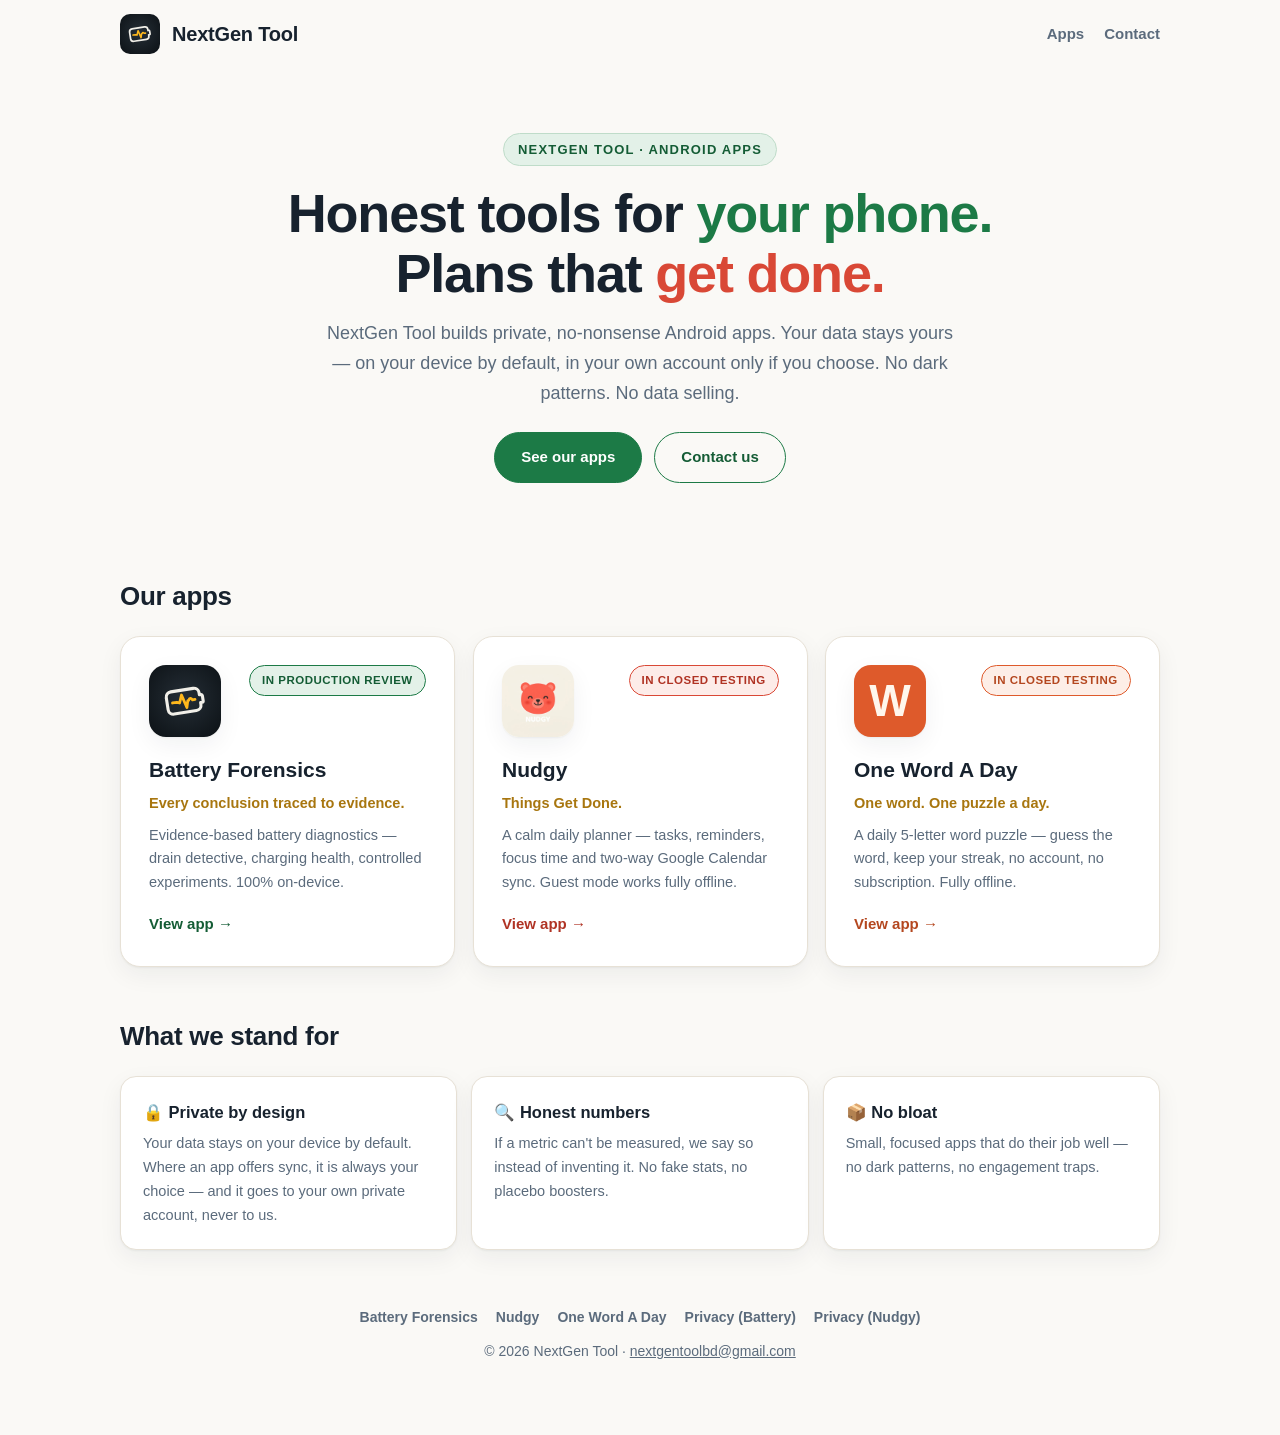
<file: index.html>
<!DOCTYPE html>
<html lang="en">
<head>
  <meta charset="UTF-8">
  <meta name="viewport" content="width=device-width, initial-scale=1.0">
  <title>NextGen Tool — Honest Android Apps</title>
  <meta name="description" content="NextGen Tool builds honest, private Android apps. Your data stays yours — on your device by default, in your own account only if you choose.">
  <meta property="og:title" content="NextGen Tool — Honest Android Apps">
  <meta property="og:description" content="Private, no-nonsense Android apps. Your data stays yours — on your device by default, in your own account only if you choose.">
  <meta property="og:type" content="website">
  <meta property="og:url" content="https://tanvir-durlove.github.io/">
  <meta property="og:image" content="https://tanvir-durlove.github.io/feature-graphic-1024x500.png">
  <meta name="twitter:card" content="summary_large_image">
  <link rel="icon" type="image/svg+xml" href="/logo.svg">
  <link rel="stylesheet" href="/assets/css/main.css">
</head>
<body>
  <header class="site-header">
    <div class="bar">
      <a class="brand" href="/"><img src="/logo.svg" alt="NextGen Tool logo">NextGen Tool</a>
      <nav>
        <a href="#apps">Apps</a>
        <a href="mailto:nextgentoolbd@gmail.com">Contact</a>
      </nav>
    </div>
  </header>

  <div class="container">
    <section class="hero">
      <span class="eyebrow">NextGen Tool · Android apps</span>
      <h1>Honest tools for <span class="g">your phone.</span><br>Plans that <span class="c">get done.</span></h1>
      <p class="lede">NextGen Tool builds private, no-nonsense Android apps. Your data stays yours — on your device by default, in your own account only if you choose. No dark patterns. No data selling.</p>
      <div class="hero-actions">
        <a class="btn" href="#apps">See our apps</a>
        <a class="btn ghost" href="mailto:nextgentoolbd@gmail.com">Contact us</a>
      </div>
    </section>

    <h2 class="section reveal" id="apps">Our apps</h2>
    <div class="apps">
      <a class="app-card accent-green reveal" href="/battery-forensics.html" data-tilt>
        <div class="card-top">
          <img class="logo" src="/logo.svg" alt="Battery Forensics icon">
          <span class="pill green">IN PRODUCTION REVIEW</span>
        </div>
        <h3>Battery Forensics</h3>
        <p class="tag">Every conclusion traced to evidence.</p>
        <p class="desc">Evidence-based battery diagnostics — drain detective, charging health, controlled experiments. 100% on-device.</p>
        <span class="link">View app →</span>
      </a>
      <a class="app-card accent-coral reveal" href="/nudgy/" data-tilt>
        <div class="card-top">
          <img class="logo" src="/nudgy/icon.jpg" alt="Nudgy icon">
          <span class="pill coral">IN CLOSED TESTING</span>
        </div>
        <h3>Nudgy</h3>
        <p class="tag">Things Get Done.</p>
        <p class="desc">A calm daily planner — tasks, reminders, focus time and two-way Google Calendar sync. Guest mode works fully offline.</p>
        <span class="link">View app →</span>
      </a>
      <a class="app-card accent-orange reveal" href="/one-word-a-day/" data-tilt>
        <div class="card-top">
          <span class="wordmark" aria-hidden="true">W</span>
          <span class="pill orange">IN CLOSED TESTING</span>
        </div>
        <h3>One Word A Day</h3>
        <p class="tag">One word. One puzzle a day.</p>
        <p class="desc">A daily 5-letter word puzzle — guess the word, keep your streak, no account, no subscription. Fully offline.</p>
        <span class="link">View app →</span>
      </a>
    </div>

    <h2 class="section reveal">What we stand for</h2>
    <div class="principles">
      <div class="principle reveal">
        <h3>🔒 Private by design</h3>
        <p>Your data stays on your device by default. Where an app offers sync, it is always your choice — and it goes to your own private account, never to us.</p>
      </div>
      <div class="principle reveal">
        <h3>🔍 Honest numbers</h3>
        <p>If a metric can't be measured, we say so instead of inventing it. No fake stats, no placebo boosters.</p>
      </div>
      <div class="principle reveal">
        <h3>📦 No bloat</h3>
        <p>Small, focused apps that do their job well — no dark patterns, no engagement traps.</p>
      </div>
    </div>

    <footer class="site">
      <div class="links">
        <a href="/battery-forensics.html">Battery Forensics</a>
        <a href="/nudgy/">Nudgy</a>
        <a href="/one-word-a-day/">One Word A Day</a>
        <a href="/privacy.html">Privacy (Battery)</a>
        <a href="/nudgy/privacy-policy.html">Privacy (Nudgy)</a>
      </div>
      <p>© <span data-year>2026</span> NextGen Tool · <a href="mailto:nextgentoolbd@gmail.com">nextgentoolbd@gmail.com</a></p>
    </footer>
  </div>
  <script src="/assets/js/main.js"></script>
</body>
</html>
</file>
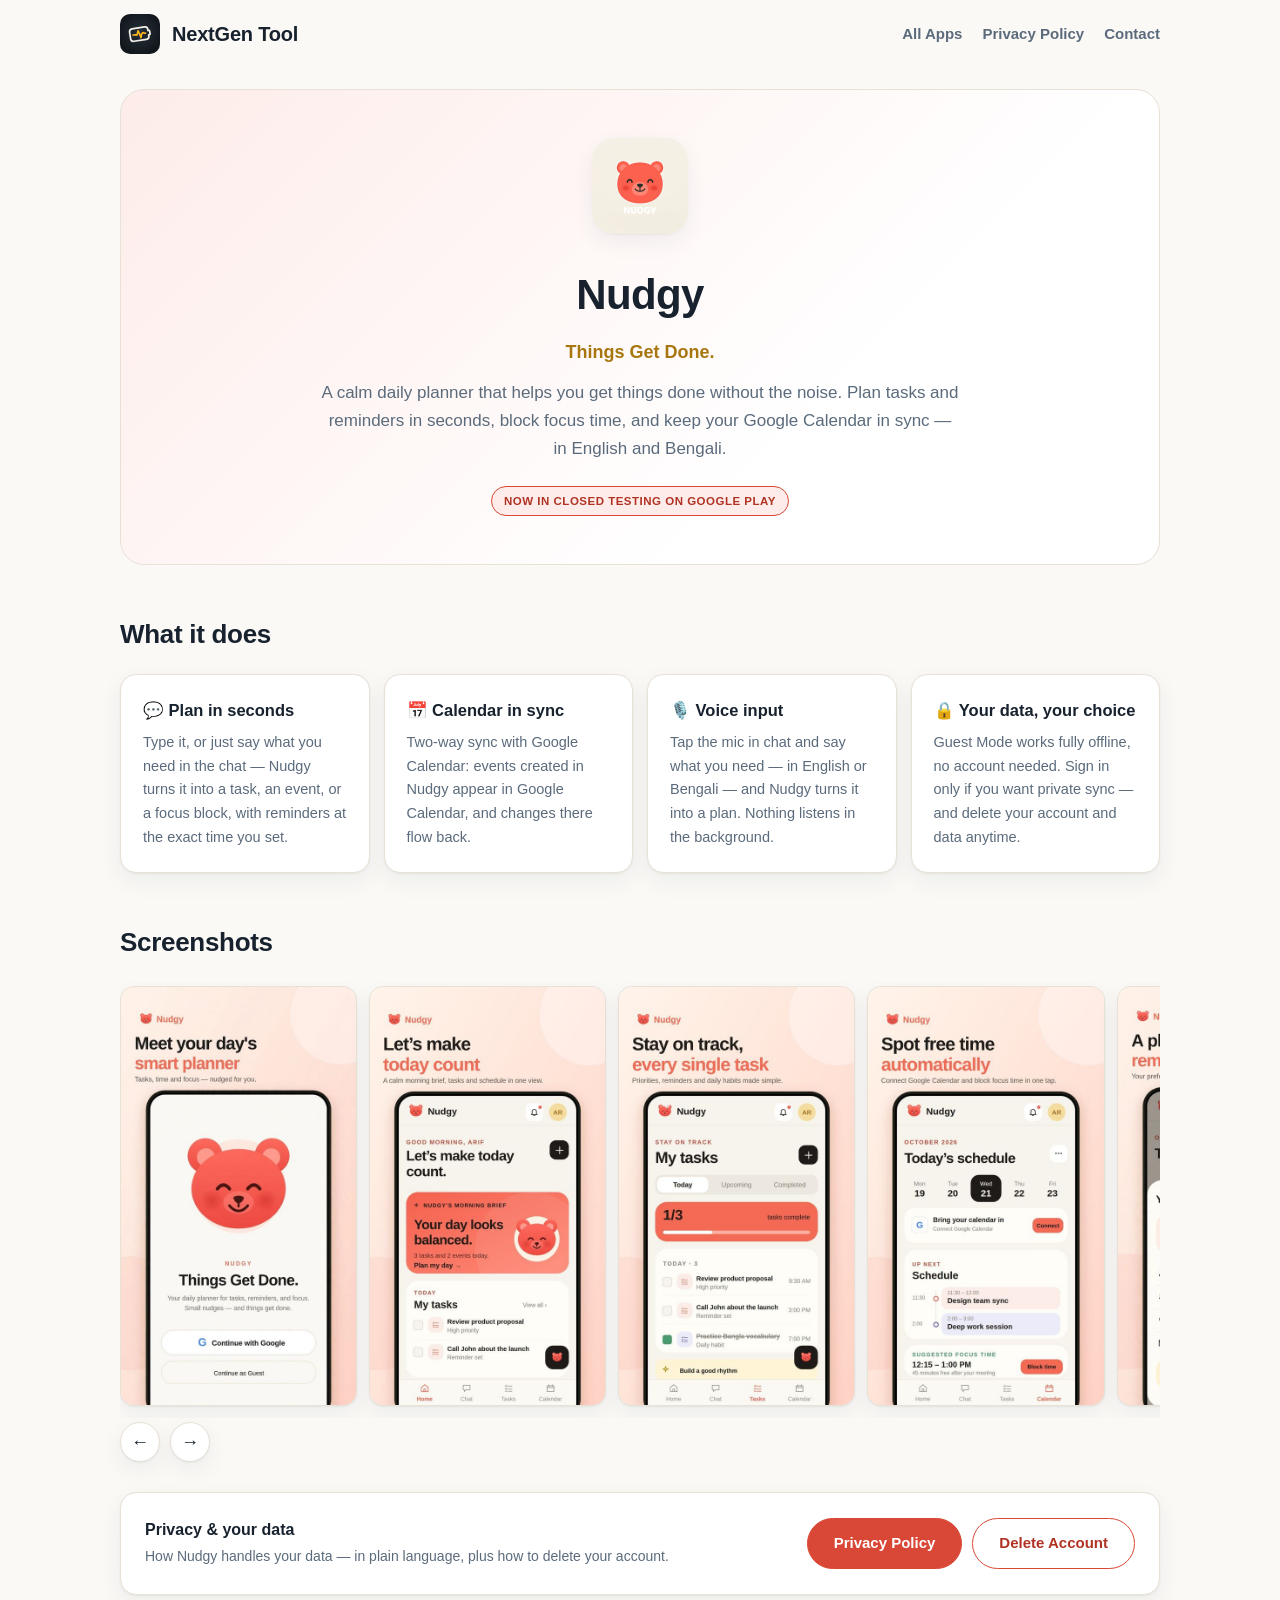
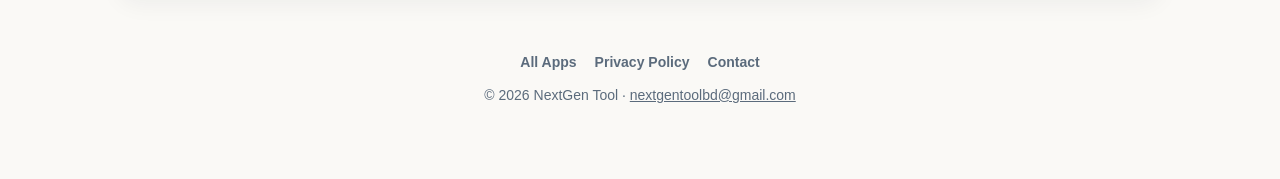
<file: nudgy/index.html>
<!DOCTYPE html>
<html lang="en">
<head>
  <meta charset="UTF-8">
  <meta name="viewport" content="width=device-width, initial-scale=1.0">
  <title>NextGen Tool — Nudgy</title>
  <meta name="description" content="Nudgy is a calm daily planner for Android — tasks, reminders, focus time and two-way Google Calendar sync. Things Get Done.">
  <meta property="og:title" content="Nudgy — NextGen Tool">
  <meta property="og:description" content="A calm daily planner that helps you get things done without the noise. Plan tasks and reminders in seconds, block focus time, and keep your Google Calendar in sync.">
  <meta property="og:type" content="website">
  <meta property="og:url" content="https://tanvir-durlove.github.io/nudgy/">
  <meta property="og:image" content="https://tanvir-durlove.github.io/nudgy/icon.jpg">
  <meta name="twitter:card" content="summary">
  <link rel="icon" type="image/svg+xml" href="/logo.svg">
  <link rel="stylesheet" href="/assets/css/main.css">
</head>
<body class="accent-coral">
  <header class="site-header">
    <div class="bar">
      <a class="brand" href="/"><img src="/logo.svg" alt="NextGen Tool logo">NextGen Tool</a>
      <nav>
        <a href="/">All Apps</a>
        <a href="/nudgy/privacy-policy.html">Privacy Policy</a>
        <a href="mailto:nextgentoolbd@gmail.com">Contact</a>
      </nav>
    </div>
  </header>

  <div class="container">
    <section class="app-hero reveal">
      <img class="app-icon" src="/nudgy/icon.jpg" alt="Nudgy logo" data-tilt>
      <h1>Nudgy</h1>
      <p class="tag">Things Get Done.</p>
      <p class="desc">A calm daily planner that helps you get things done without the noise. Plan tasks and reminders in seconds, block focus time, and keep your Google Calendar in sync — in English and Bengali.</p>
      <span class="pill coral">NOW IN CLOSED TESTING ON GOOGLE PLAY</span>
    </section>

    <h2 class="section reveal" id="app">What it does</h2>
    <div class="grid">
      <div class="card reveal"><h3>💬 Plan in seconds</h3><p>Type it, or just say what you need in the chat — Nudgy turns it into a task, an event, or a focus block, with reminders at the exact time you set.</p></div>
      <div class="card reveal"><h3>📅 Calendar in sync</h3><p>Two-way sync with Google Calendar: events created in Nudgy appear in Google Calendar, and changes there flow back.</p></div>
      <div class="card reveal"><h3>🎙️ Voice input</h3><p>Tap the mic in chat and say what you need — in English or Bengali — and Nudgy turns it into a plan. Nothing listens in the background.</p></div>
      <div class="card reveal"><h3>🔒 Your data, your choice</h3><p>Guest Mode works fully offline, no account needed. Sign in only if you want private sync — and delete your account and data anytime.</p></div>
    </div>

    <h2 class="section reveal">Screenshots</h2>
    <div class="shots-wrap reveal">
      <div class="shots" id="nudgy-shots">
        <img src="/nudgy/screenshots/shot-01-signin.jpg" alt="Sign in — meet your day's smart planner" loading="lazy" decoding="async">
        <img src="/nudgy/screenshots/shot-02-home.jpg" alt="Home — let's make today count" loading="lazy" decoding="async">
        <img src="/nudgy/screenshots/shot-03-tasks.jpg" alt="Tasks — stay on track" loading="lazy" decoding="async">
        <img src="/nudgy/screenshots/shot-04-calendar.jpg" alt="Calendar — spot free time, add focus" loading="lazy" decoding="async">
        <img src="/nudgy/screenshots/shot-05-profile.jpg" alt="Profile — a planner that remembers you" loading="lazy" decoding="async">
      </div>
      <div class="shot-nav">
        <button type="button" data-scroll="#nudgy-shots" data-dir="prev" aria-label="Previous screenshots">←</button>
        <button type="button" data-scroll="#nudgy-shots" data-dir="next" aria-label="Next screenshots">→</button>
      </div>
    </div>

    <div class="privacy-strip reveal">
      <div>
        <strong>Privacy &amp; your data</strong><br>
        <span style="color:var(--muted);font-size:14px">How Nudgy handles your data — in plain language, plus how to delete your account.</span>
      </div>
      <span class="btns">
        <a class="btn" href="/nudgy/privacy-policy.html">Privacy Policy</a>
        <a class="btn ghost" href="/nudgy/delete-account.html">Delete Account</a>
      </span>
    </div>

    <footer class="site">
      <div class="links">
        <a href="/">All Apps</a>
        <a href="/nudgy/privacy-policy.html">Privacy Policy</a>
        <a href="mailto:nextgentoolbd@gmail.com">Contact</a>
      </div>
      <p>© <span data-year>2026</span> NextGen Tool · <a href="mailto:nextgentoolbd@gmail.com">nextgentoolbd@gmail.com</a></p>
    </footer>
  </div>
  <script src="/assets/js/main.js"></script>
</body>
</html>
</file>
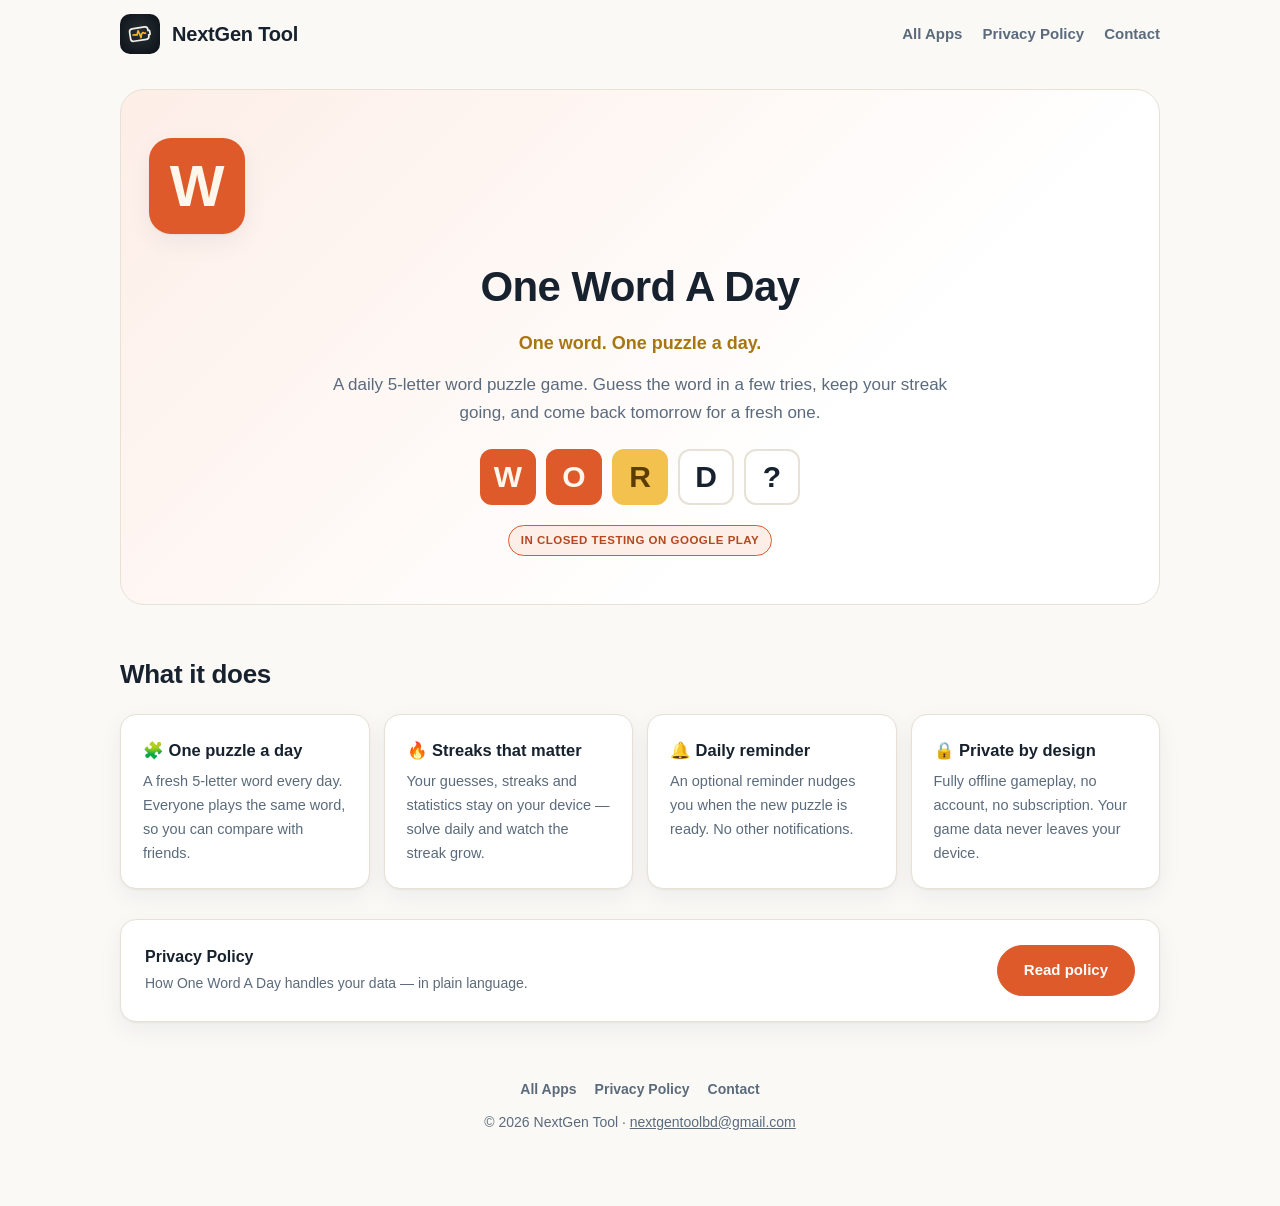
<file: one-word-a-day/index.html>
<!DOCTYPE html>
<html lang="en">
<head>
  <meta charset="UTF-8">
  <meta name="viewport" content="width=device-width, initial-scale=1.0">
  <title>NextGen Tool — One Word A Day</title>
  <meta name="description" content="One Word A Day is a daily 5-letter word puzzle game for Android. Guess the word, keep your streak. Fully offline, no account, no subscription.">
  <meta property="og:title" content="One Word A Day — NextGen Tool">
  <meta property="og:description" content="A daily 5-letter word puzzle game. Guess the word, keep your streak. Fully offline, no account, no subscription.">
  <meta property="og:type" content="website">
  <meta property="og:url" content="https://tanvir-durlove.github.io/one-word-a-day/">
  <meta name="twitter:card" content="summary">
  <link rel="icon" type="image/svg+xml" href="/logo.svg">
  <link rel="stylesheet" href="/assets/css/main.css">
</head>
<body class="accent-orange">
  <header class="site-header">
    <div class="bar">
      <a class="brand" href="/"><img src="/logo.svg" alt="NextGen Tool logo">NextGen Tool</a>
      <nav>
        <a href="/">All Apps</a>
        <a href="/one-word-a-day/privacy-policy.html">Privacy Policy</a>
        <a href="mailto:nextgentoolbd@gmail.com">Contact</a>
      </nav>
    </div>
  </header>

  <div class="container">
    <section class="app-hero reveal">
      <span class="wordmark lg" aria-hidden="true">W</span>
      <h1>One Word A Day</h1>
      <p class="tag">One word. One puzzle a day.</p>
      <p class="desc">A daily 5-letter word puzzle game. Guess the word in a few tries, keep your streak going, and come back tomorrow for a fresh one.</p>
      <div class="tiles" aria-hidden="true">
        <span class="hit">W</span><span class="hit">O</span><span class="close">R</span><span>D</span><span>?</span>
      </div>
      <span class="pill orange">IN CLOSED TESTING ON GOOGLE PLAY</span>
    </section>

    <h2 class="section reveal" id="app">What it does</h2>
    <div class="grid">
      <div class="card reveal"><h3>🧩 One puzzle a day</h3><p>A fresh 5-letter word every day. Everyone plays the same word, so you can compare with friends.</p></div>
      <div class="card reveal"><h3>🔥 Streaks that matter</h3><p>Your guesses, streaks and statistics stay on your device — solve daily and watch the streak grow.</p></div>
      <div class="card reveal"><h3>🔔 Daily reminder</h3><p>An optional reminder nudges you when the new puzzle is ready. No other notifications.</p></div>
      <div class="card reveal"><h3>🔒 Private by design</h3><p>Fully offline gameplay, no account, no subscription. Your game data never leaves your device.</p></div>
    </div>

    <div class="privacy-strip reveal">
      <div>
        <strong>Privacy Policy</strong><br>
        <span style="color:var(--muted);font-size:14px">How One Word A Day handles your data — in plain language.</span>
      </div>
      <a class="btn" href="/one-word-a-day/privacy-policy.html">Read policy</a>
    </div>

    <footer class="site">
      <div class="links">
        <a href="/">All Apps</a>
        <a href="/one-word-a-day/privacy-policy.html">Privacy Policy</a>
        <a href="mailto:nextgentoolbd@gmail.com">Contact</a>
      </div>
      <p>© <span data-year>2026</span> NextGen Tool · <a href="mailto:nextgentoolbd@gmail.com">nextgentoolbd@gmail.com</a></p>
    </footer>
  </div>
  <script src="/assets/js/main.js"></script>
</body>
</html>
</file>
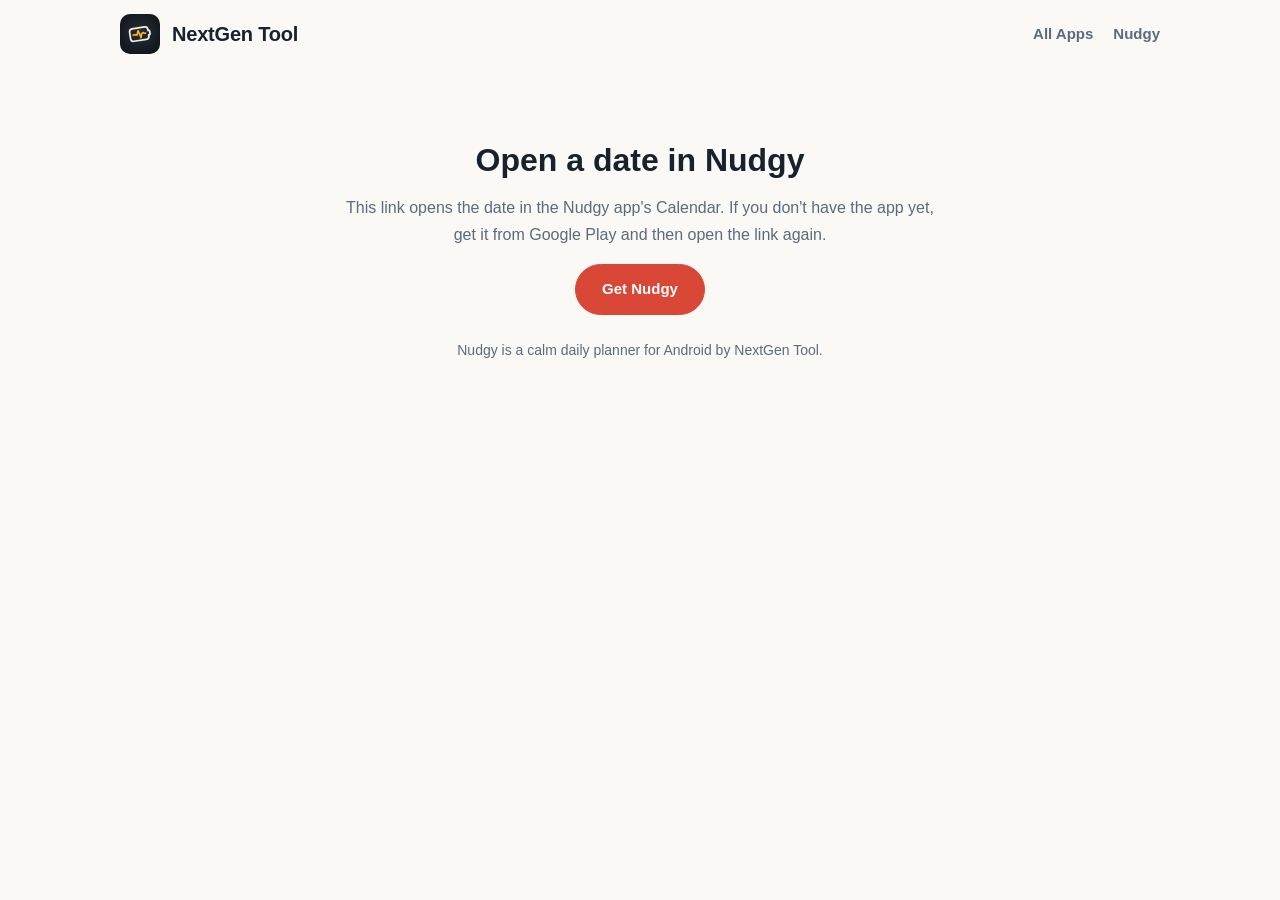
<file: nudgy/date/index.html>
<!DOCTYPE html>
<html lang="en">
<head>
  <meta charset="UTF-8">
  <meta name="viewport" content="width=device-width, initial-scale=1.0">
  <title>Open a date in Nudgy — NextGen Tool</title>
  <meta name="description" content="Open this date in the Nudgy app, or get Nudgy from Google Play.">
  <link rel="icon" type="image/svg+xml" href="/logo.svg">
  <link rel="stylesheet" href="/assets/css/main.css">
</head>
<body class="accent-coral">
  <header class="site-header">
    <div class="bar">
      <a class="brand" href="/"><img src="/logo.svg" alt="NextGen Tool logo">NextGen Tool</a>
      <nav>
        <a href="/">All Apps</a>
        <a href="/nudgy/">Nudgy</a>
      </nav>
    </div>
  </header>
  <div class="join">
    <h1>Open a date in Nudgy</h1>
    <p>This link opens the date in the Nudgy app's Calendar. If you don't have the app yet, get it from Google Play and then open the link again.</p>
    <p class="code" id="dateBox">Date: <strong id="dateText"></strong></p>
    <a class="btn" href="https://play.google.com/store/apps/details?id=com.nextgentool.nudgy">Get Nudgy</a>
    <p class="note">Nudgy is a calm daily planner for Android by NextGen Tool.</p>
  </div>
  <script>
    (function () {
      var params = new URLSearchParams(window.location.search);
      var date = params.get('d');
      var time = params.get('t');
      var title = params.get('title');
      if (date) {
        var text = date;
        if (time) { text += ' at ' + time; }
        if (title) { text += ' — ' + title; }
        document.getElementById('dateText').textContent = text;
        document.getElementById('dateBox').style.display = 'block';
      }
    })();
  </script>
  <script src="/assets/js/main.js"></script>
</body>
</html>
</file>
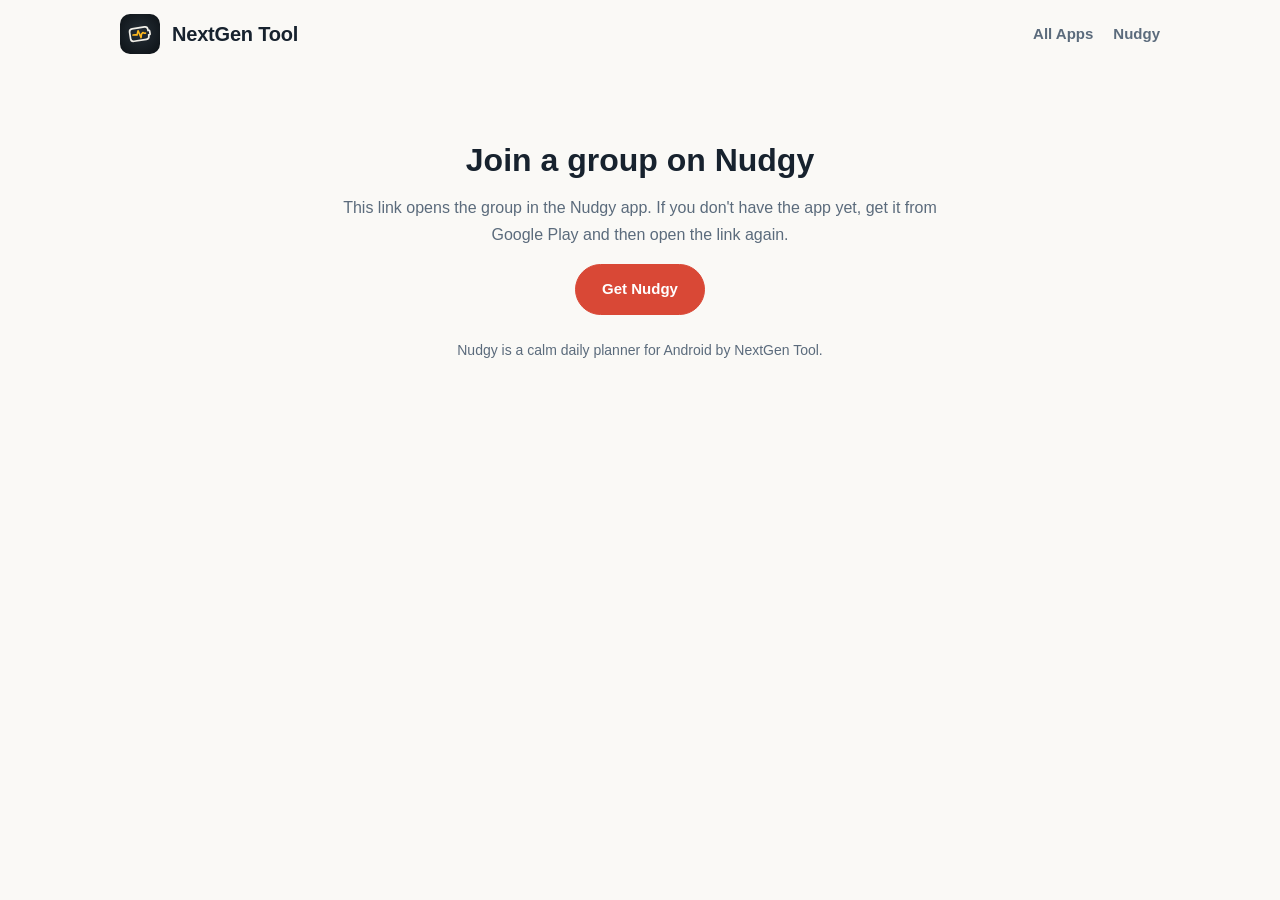
<file: nudgy/join/index.html>
<!DOCTYPE html>
<html lang="en">
<head>
  <meta charset="UTF-8">
  <meta name="viewport" content="width=device-width, initial-scale=1.0">
  <title>Join a group on Nudgy — NextGen Tool</title>
  <meta name="description" content="Open this group invite in the Nudgy app, or get Nudgy from Google Play.">
  <link rel="icon" type="image/svg+xml" href="/logo.svg">
  <link rel="stylesheet" href="/assets/css/main.css">
</head>
<body class="accent-coral">
  <header class="site-header">
    <div class="bar">
      <a class="brand" href="/"><img src="/logo.svg" alt="NextGen Tool logo">NextGen Tool</a>
      <nav>
        <a href="/">All Apps</a>
        <a href="/nudgy/">Nudgy</a>
      </nav>
    </div>
  </header>
  <div class="join">
    <h1>Join a group on Nudgy</h1>
    <p>This link opens the group in the Nudgy app. If you don't have the app yet, get it from Google Play and then open the link again.</p>
    <p class="code" id="codeBox">Invite code: <strong id="codeText"></strong></p>
    <a class="btn" href="https://play.google.com/store/apps/details?id=com.nextgentool.nudgy">Get Nudgy</a>
    <p class="note">Nudgy is a calm daily planner for Android by NextGen Tool.</p>
  </div>
  <script>
    (function () {
      var params = new URLSearchParams(window.location.search);
      var code = params.get('code');
      if (code) {
        document.getElementById('codeText').textContent = code;
        document.getElementById('codeBox').style.display = 'block';
      }
    })();
  </script>
  <script src="/assets/js/main.js"></script>
</body>
</html>
</file>
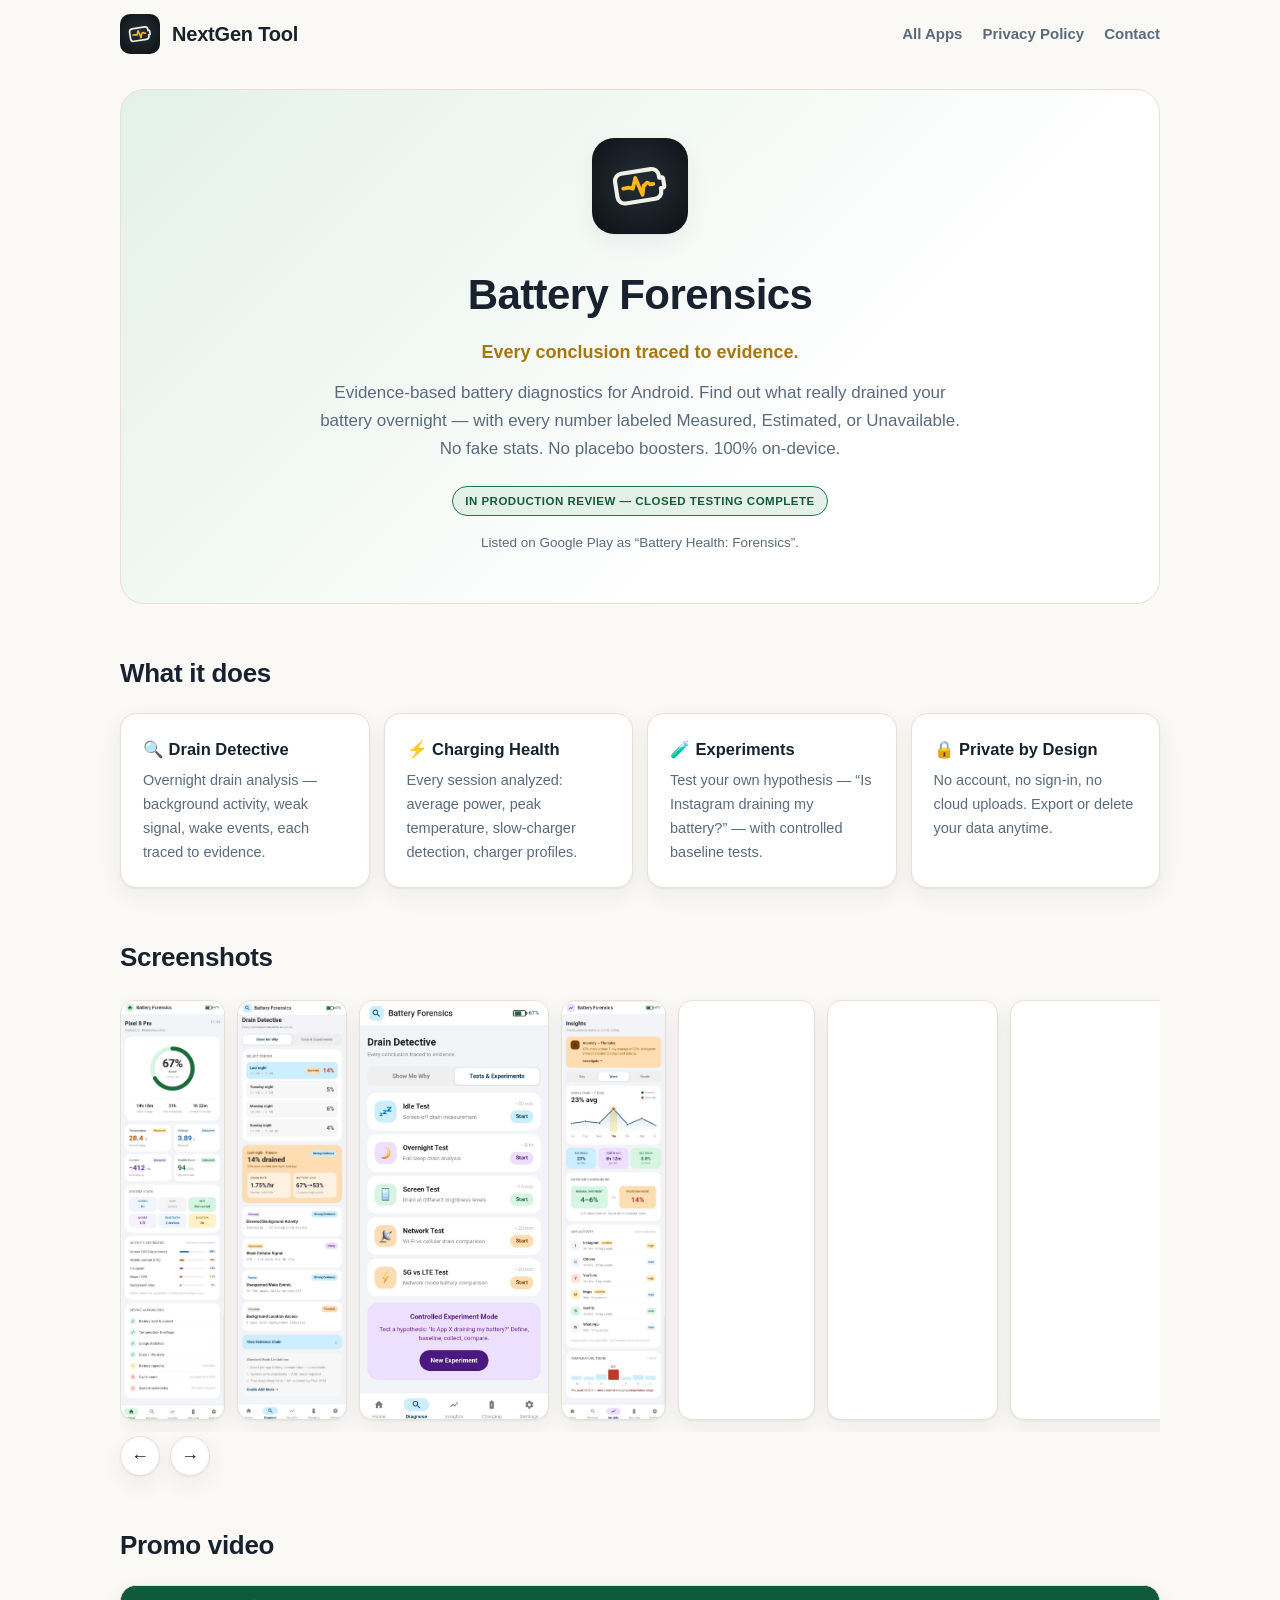
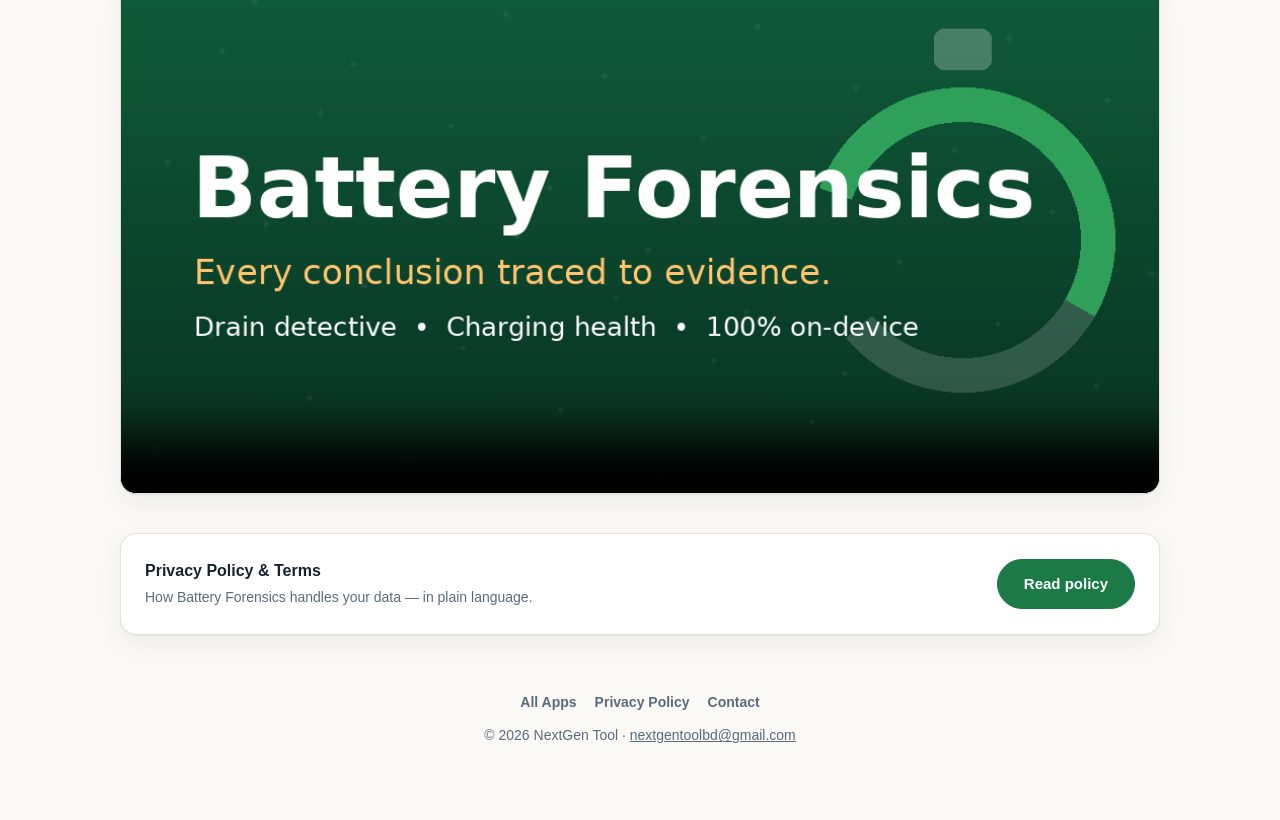
<file: battery-forensics.html>
<!DOCTYPE html>
<html lang="en">
<head>
  <meta charset="UTF-8">
  <meta name="viewport" content="width=device-width, initial-scale=1.0">
  <title>NextGen Tool — Battery Forensics</title>
  <meta name="description" content="Battery Forensics: evidence-based battery diagnostics for Android. Every conclusion traced to evidence. 100% on-device.">
  <meta property="og:title" content="Battery Forensics — NextGen Tool">
  <meta property="og:description" content="Evidence-based battery diagnostics for Android. Find out what really drained your battery — with every number labeled Measured, Estimated, or Unavailable.">
  <meta property="og:type" content="website">
  <meta property="og:url" content="https://tanvir-durlove.github.io/battery-forensics.html">
  <meta property="og:image" content="https://tanvir-durlove.github.io/feature-graphic-1024x500.png">
  <meta name="twitter:card" content="summary_large_image">
  <link rel="icon" type="image/svg+xml" href="/logo.svg">
  <link rel="stylesheet" href="/assets/css/main.css">
</head>
<body class="accent-green">
  <header class="site-header">
    <div class="bar">
      <a class="brand" href="/"><img src="/logo.svg" alt="NextGen Tool logo">NextGen Tool</a>
      <nav>
        <a href="/">All Apps</a>
        <a href="/privacy.html">Privacy Policy</a>
        <a href="mailto:nextgentoolbd@gmail.com">Contact</a>
      </nav>
    </div>
  </header>

  <div class="container">
    <section class="app-hero reveal">
      <img class="app-icon" src="/logo.svg" alt="Battery Forensics icon" data-tilt>
      <h1>Battery Forensics</h1>
      <p class="tag">Every conclusion traced to evidence.</p>
      <p class="desc">Evidence-based battery diagnostics for Android. Find out what really drained your battery overnight — with every number labeled Measured, Estimated, or Unavailable. No fake stats. No placebo boosters. 100% on-device.</p>
      <span class="pill green">IN PRODUCTION REVIEW — CLOSED TESTING COMPLETE</span>
      <p class="store-note">Listed on Google Play as “Battery Health: Forensics”.</p>
    </section>

    <h2 class="section reveal" id="app">What it does</h2>
    <div class="grid">
      <div class="card reveal"><h3>🔍 Drain Detective</h3><p>Overnight drain analysis — background activity, weak signal, wake events, each traced to evidence.</p></div>
      <div class="card reveal"><h3>⚡ Charging Health</h3><p>Every session analyzed: average power, peak temperature, slow-charger detection, charger profiles.</p></div>
      <div class="card reveal"><h3>🧪 Experiments</h3><p>Test your own hypothesis — “Is Instagram draining my battery?” — with controlled baseline tests.</p></div>
      <div class="card reveal"><h3>🔒 Private by Design</h3><p>No account, no sign-in, no cloud uploads. Export or delete your data anytime.</p></div>
    </div>

    <h2 class="section reveal">Screenshots</h2>
    <div class="shots-wrap reveal">
      <div class="shots" id="battery-shots">
        <img src="/screenshots/shot-01-dashboard.png" alt="Dashboard" loading="lazy" decoding="async">
        <img src="/screenshots/shot-02-drain-detective.png" alt="Drain Detective" loading="lazy" decoding="async">
        <img src="/screenshots/shot-03-tests.png" alt="Tests and Experiments" loading="lazy" decoding="async">
        <img src="/screenshots/shot-04-insights.png" alt="Insights" loading="lazy" decoding="async">
        <img src="/screenshots/shot-05-charging-history.png" alt="Charging history" loading="lazy" decoding="async">
        <img src="/screenshots/shot-06-charging-chargers.png" alt="Charger profiles" loading="lazy" decoding="async">
        <img src="/screenshots/shot-07-charging-health.png" alt="Charging health" loading="lazy" decoding="async">
        <img src="/screenshots/shot-08-privacy.png" alt="Privacy settings" loading="lazy" decoding="async">
      </div>
      <div class="shot-nav">
        <button type="button" data-scroll="#battery-shots" data-dir="prev" aria-label="Previous screenshots">←</button>
        <button type="button" data-scroll="#battery-shots" data-dir="next" aria-label="Next screenshots">→</button>
      </div>
    </div>

    <h2 class="section reveal">Promo video</h2>
    <video class="promo reveal" controls preload="metadata" poster="/feature-graphic-1024x500.png">
      <source src="/promo-video.mp4" type="video/mp4">
    </video>

    <div class="privacy-strip reveal">
      <div>
        <strong>Privacy Policy &amp; Terms</strong><br>
        <span style="color:var(--muted);font-size:14px">How Battery Forensics handles your data — in plain language.</span>
      </div>
      <a class="btn" href="/privacy.html">Read policy</a>
    </div>

    <footer class="site">
      <div class="links">
        <a href="/">All Apps</a>
        <a href="/privacy.html">Privacy Policy</a>
        <a href="mailto:nextgentoolbd@gmail.com">Contact</a>
      </div>
      <p>© <span data-year>2026</span> NextGen Tool · <a href="mailto:nextgentoolbd@gmail.com">nextgentoolbd@gmail.com</a></p>
    </footer>
  </div>
  <script src="/assets/js/main.js"></script>
</body>
</html>
</file>
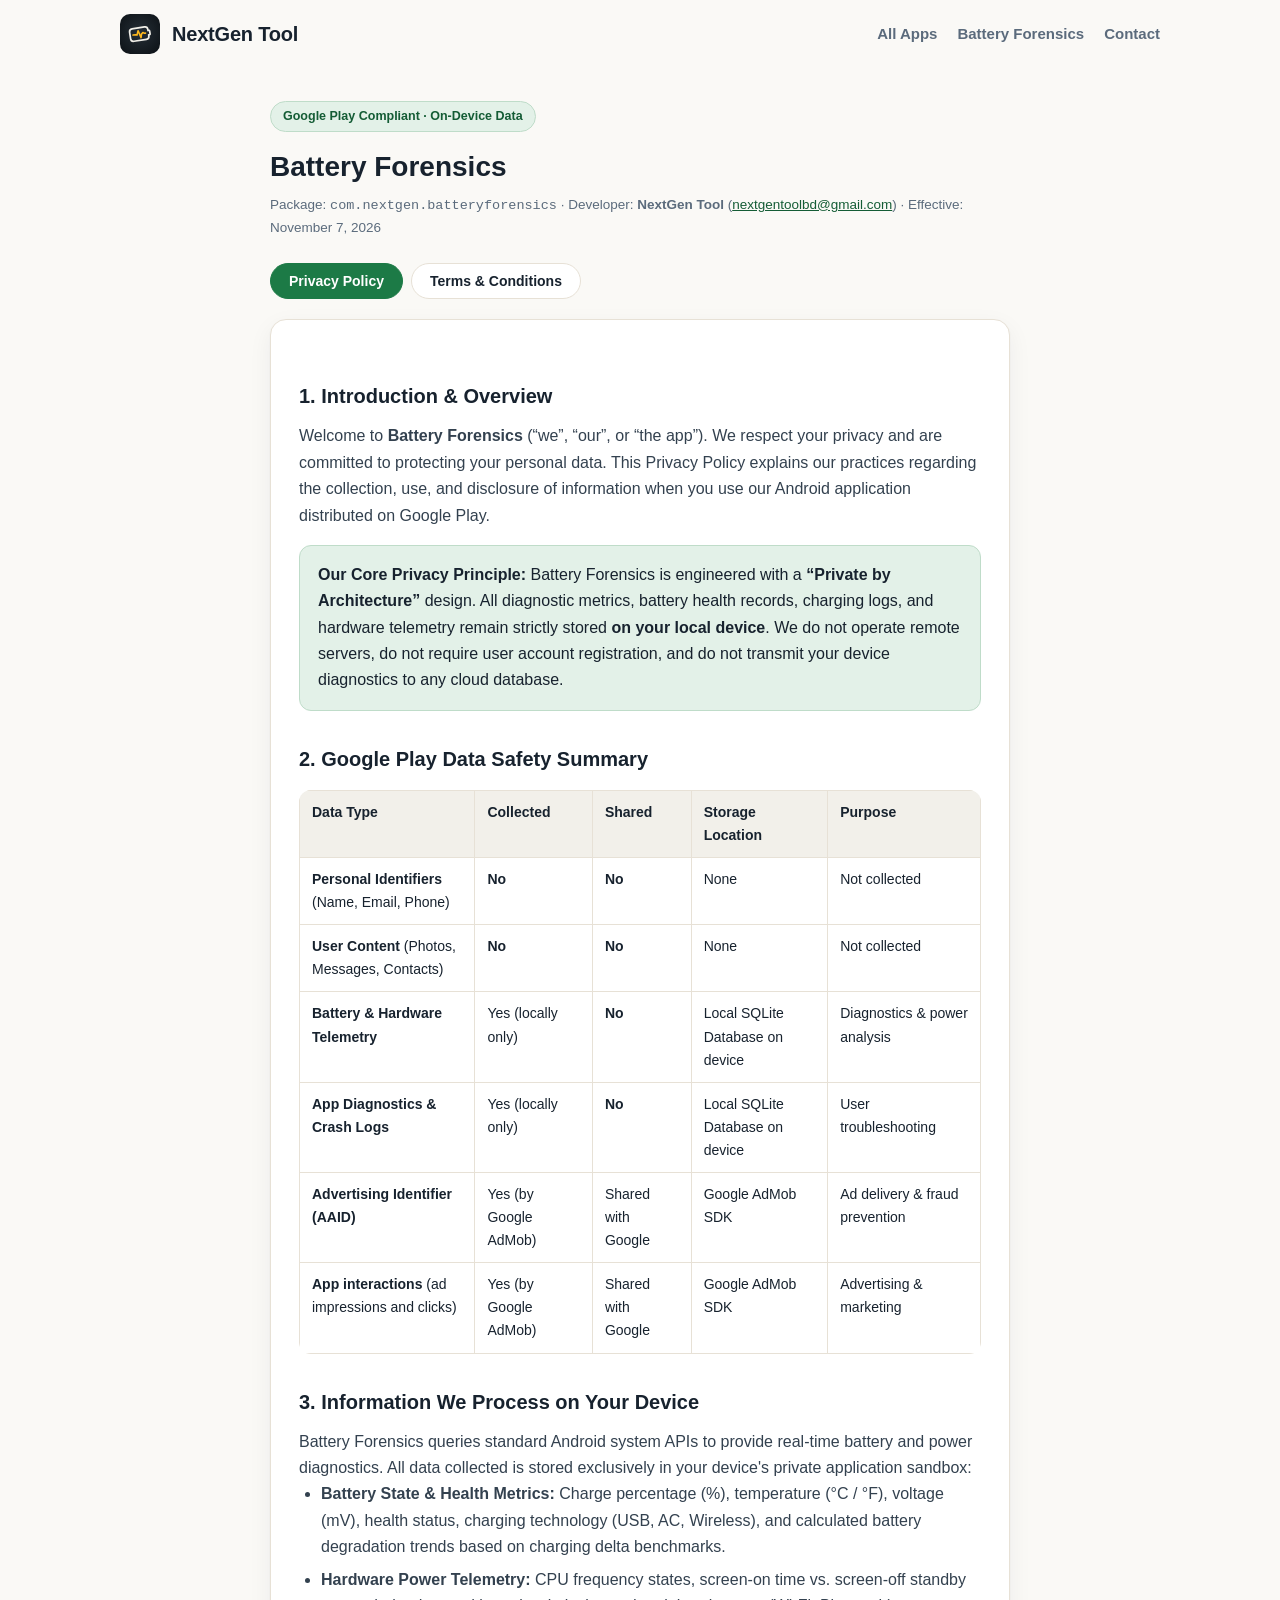
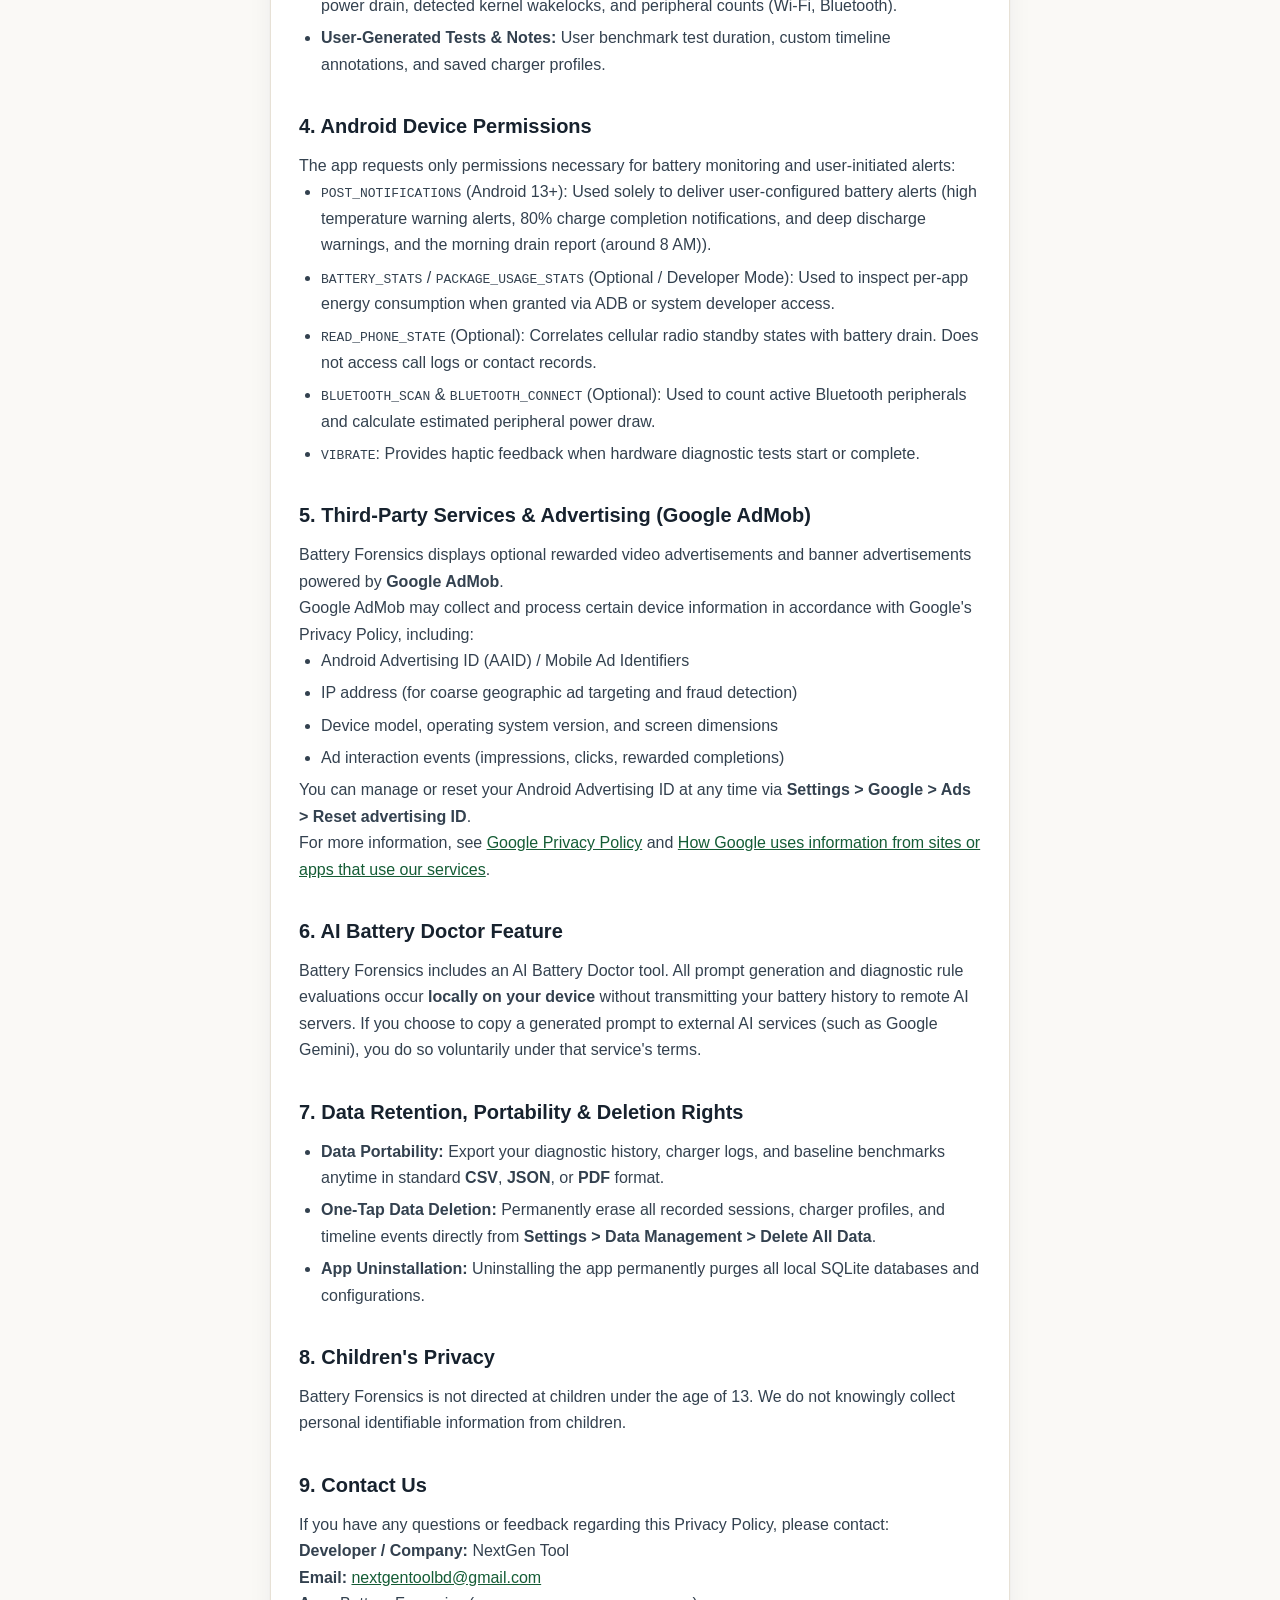
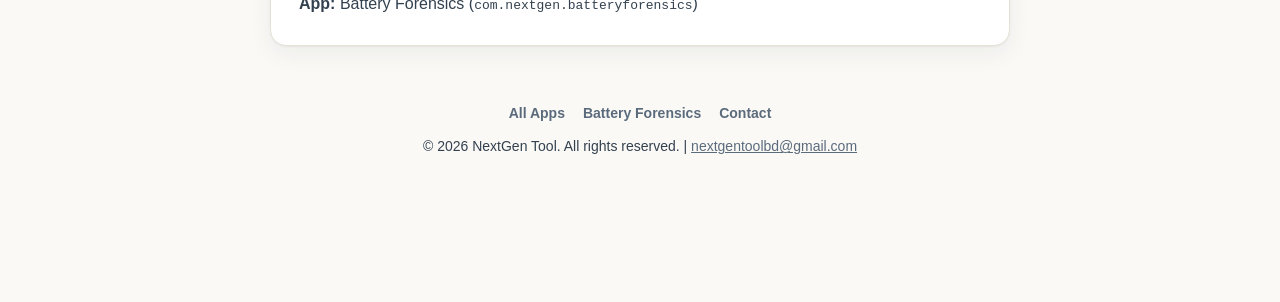
<file: privacy.html>
<!DOCTYPE html>
<html lang="en">
<head>
  <meta charset="UTF-8">
  <meta name="viewport" content="width=device-width, initial-scale=1.0">
  <title>Privacy Policy & Terms - Battery Forensics</title>
  <meta name="description" content="Official Privacy Policy and Terms and Conditions for Battery Forensics Android application on Google Play.">
<link rel="icon" type="image/svg+xml" href="/logo.svg">
  <link rel="stylesheet" href="/assets/css/main.css">
  <meta property="og:title" content="Privacy Policy & Terms - Battery Forensics">
  <meta property="og:type" content="website">
  <meta property="og:url" content="https://tanvir-durlove.github.io/privacy.html">
</head>
<body class="accent-green">

<header class="site-header">
    <div class="bar">
      <a class="brand" href="/"><img src="/logo.svg" alt="NextGen Tool logo">NextGen Tool</a>
      <nav>
        <a href="/">All Apps</a>
        <a href="/battery-forensics.html">Battery Forensics</a>
        <a href="mailto:nextgentoolbd@gmail.com">Contact</a>
      </nav>
    </div>
  </header>

<div class="container">
  <div class="legal">
  <header>
    <span class="badge">Google Play Compliant · On-Device Data</span>
    <h1>Battery Forensics</h1>
    <p class="meta">Package: <code>com.nextgen.batteryforensics</code> · Developer: <strong>NextGen Tool</strong> (<a href="mailto:nextgentoolbd@gmail.com">nextgentoolbd@gmail.com</a>) · Effective: November 7, 2026</p>
    <div class="tab-nav">
      <button class="tab-btn active" onclick="switchTab('privacy')">Privacy Policy</button>
      <button class="tab-btn" onclick="switchTab('terms')">Terms & Conditions</button>
    </div>
  </header>

  <!-- PRIVACY POLICY SECTION -->
  <main id="privacy-tab" class="content-card tab-content active">
    <h2>1. Introduction & Overview</h2>
    <p>Welcome to <strong>Battery Forensics</strong> (&ldquo;we&rdquo;, &ldquo;our&rdquo;, or &ldquo;the app&rdquo;). We respect your privacy and are committed to protecting your personal data. This Privacy Policy explains our practices regarding the collection, use, and disclosure of information when you use our Android application distributed on Google Play.</p>
    
    <div class="highlight-box">
      <strong>Our Core Privacy Principle:</strong> Battery Forensics is engineered with a <strong>&ldquo;Private by Architecture&rdquo;</strong> design. All diagnostic metrics, battery health records, charging logs, and hardware telemetry remain strictly stored <strong>on your local device</strong>. We do not operate remote servers, do not require user account registration, and do not transmit your device diagnostics to any cloud database.
    </div>

    <h2>2. Google Play Data Safety Summary</h2>
    <table>
      <thead>
        <tr>
          <th>Data Type</th>
          <th>Collected</th>
          <th>Shared</th>
          <th>Storage Location</th>
          <th>Purpose</th>
        </tr>
      </thead>
      <tbody>
        <tr>
          <td><strong>Personal Identifiers</strong> (Name, Email, Phone)</td>
          <td><strong>No</strong></td>
          <td><strong>No</strong></td>
          <td>None</td>
          <td>Not collected</td>
        </tr>
        <tr>
          <td><strong>User Content</strong> (Photos, Messages, Contacts)</td>
          <td><strong>No</strong></td>
          <td><strong>No</strong></td>
          <td>None</td>
          <td>Not collected</td>
        </tr>
        <tr>
          <td><strong>Battery & Hardware Telemetry</strong></td>
          <td>Yes (locally only)</td>
          <td><strong>No</strong></td>
          <td>Local SQLite Database on device</td>
          <td>Diagnostics & power analysis</td>
        </tr>
        <tr>
          <td><strong>App Diagnostics & Crash Logs</strong></td>
          <td>Yes (locally only)</td>
          <td><strong>No</strong></td>
          <td>Local SQLite Database on device</td>
          <td>User troubleshooting</td>
        </tr>
        <tr>
          <td><strong>Advertising Identifier (AAID)</strong></td>
          <td>Yes (by Google AdMob)</td>
          <td>Shared with Google</td>
          <td>Google AdMob SDK</td>
          <td>Ad delivery & fraud prevention</td>
        </tr>
        <tr>
          <td><strong>App interactions</strong> (ad impressions and clicks)</td>
          <td>Yes (by Google AdMob)</td>
          <td>Shared with Google</td>
          <td>Google AdMob SDK</td>
          <td>Advertising &amp; marketing</td>
        </tr>
      </tbody>
    </table>

    <h2>3. Information We Process on Your Device</h2>
    <p>Battery Forensics queries standard Android system APIs to provide real-time battery and power diagnostics. All data collected is stored exclusively in your device's private application sandbox:</p>
    <ul>
      <li><strong>Battery State & Health Metrics:</strong> Charge percentage (%), temperature (°C / °F), voltage (mV), health status, charging technology (USB, AC, Wireless), and calculated battery degradation trends based on charging delta benchmarks.</li>
      <li><strong>Hardware Power Telemetry:</strong> CPU frequency states, screen-on time vs. screen-off standby power drain, detected kernel wakelocks, and peripheral counts (Wi-Fi, Bluetooth).</li>
      <li><strong>User-Generated Tests & Notes:</strong> User benchmark test duration, custom timeline annotations, and saved charger profiles.</li>
    </ul>

    <h2>4. Android Device Permissions</h2>
    <p>The app requests only permissions necessary for battery monitoring and user-initiated alerts:</p>
    <ul>
      <li><code>POST_NOTIFICATIONS</code> (Android 13+): Used solely to deliver user-configured battery alerts (high temperature warning alerts, 80% charge completion notifications, and deep discharge warnings, and the morning drain report (around 8 AM)).</li>
      <li><code>BATTERY_STATS</code> / <code>PACKAGE_USAGE_STATS</code> (Optional / Developer Mode): Used to inspect per-app energy consumption when granted via ADB or system developer access.</li>
      <li><code>READ_PHONE_STATE</code> (Optional): Correlates cellular radio standby states with battery drain. Does not access call logs or contact records.</li>
      <li><code>BLUETOOTH_SCAN</code> & <code>BLUETOOTH_CONNECT</code> (Optional): Used to count active Bluetooth peripherals and calculate estimated peripheral power draw.</li>
      <li><code>VIBRATE</code>: Provides haptic feedback when hardware diagnostic tests start or complete.</li>
    </ul>

    <h2>5. Third-Party Services & Advertising (Google AdMob)</h2>
    <p>Battery Forensics displays optional rewarded video advertisements and banner advertisements powered by <strong>Google AdMob</strong>.</p>
    <p>Google AdMob may collect and process certain device information in accordance with Google's Privacy Policy, including:</p>
    <ul>
      <li>Android Advertising ID (AAID) / Mobile Ad Identifiers</li>
      <li>IP address (for coarse geographic ad targeting and fraud detection)</li>
      <li>Device model, operating system version, and screen dimensions</li>
      <li>Ad interaction events (impressions, clicks, rewarded completions)</li>
    </ul>
    <p>You can manage or reset your Android Advertising ID at any time via <strong>Settings &gt; Google &gt; Ads &gt; Reset advertising ID</strong>.</p>
    <p>For more information, see <a href="https://policies.google.com/privacy" target="_blank" rel="noopener">Google Privacy Policy</a> and <a href="https://policies.google.com/technologies/partner-sites" target="_blank" rel="noopener">How Google uses information from sites or apps that use our services</a>.</p>

    <h2>6. AI Battery Doctor Feature</h2>
    <p>Battery Forensics includes an AI Battery Doctor tool. All prompt generation and diagnostic rule evaluations occur <strong>locally on your device</strong> without transmitting your battery history to remote AI servers. If you choose to copy a generated prompt to external AI services (such as Google Gemini), you do so voluntarily under that service's terms.</p>

    <h2>7. Data Retention, Portability & Deletion Rights</h2>
    <ul>
      <li><strong>Data Portability:</strong> Export your diagnostic history, charger logs, and baseline benchmarks anytime in standard <strong>CSV</strong>, <strong>JSON</strong>, or <strong>PDF</strong> format.</li>
      <li><strong>One-Tap Data Deletion:</strong> Permanently erase all recorded sessions, charger profiles, and timeline events directly from <strong>Settings &gt; Data Management &gt; Delete All Data</strong>.</li>
      <li><strong>App Uninstallation:</strong> Uninstalling the app permanently purges all local SQLite databases and configurations.</li>
    </ul>

    <h2>8. Children's Privacy</h2>
    <p>Battery Forensics is not directed at children under the age of 13. We do not knowingly collect personal identifiable information from children.</p>

    <h2>9. Contact Us</h2>
    <p>If you have any questions or feedback regarding this Privacy Policy, please contact:</p>
    <p><strong>Developer / Company:</strong> NextGen Tool<br>
    <strong>Email:</strong> <a href="mailto:nextgentoolbd@gmail.com">nextgentoolbd@gmail.com</a><br>
    <strong>App:</strong> Battery Forensics (<code>com.nextgen.batteryforensics</code>)</p>
  </main>

  <!-- TERMS AND CONDITIONS SECTION -->
  <main id="terms-tab" class="content-card tab-content">
    <h2>1. Agreement to Terms</h2>
    <p>By downloading, installing, accessing, or using <strong>Battery Forensics</strong> (&ldquo;the Application&rdquo;), you agree to be bound by these Terms and Conditions (&ldquo;Terms&rdquo;). If you do not agree to these Terms, do not install or use the Application.</p>

    <h2>2. Description of the Service</h2>
    <p>Battery Forensics is an Android diagnostic utility designed to monitor battery health metrics, charging performance, power consumption rates, hardware sensor telemetry, and system thermal statistics for personal, non-commercial informational use.</p>

    <h2>3. Disclaimers & Not Medical/Safety Hardware</h2>
    <ul>
      <li><strong>Informational Estimates Only:</strong> Battery health scores, wear percentages, and runtime predictions are algorithmic estimates based on available Android battery subsystem data and delta charging measurements. They are <strong>not guarantees</strong> of physical battery condition.</li>
      <li><strong>Hardware Integrity:</strong> Battery degradation is a natural chemical process. The Application does not physically repair or alter the chemical cells of your device's battery.</li>
      <li><strong>High Temperature & Safety Alerts:</strong> While the Application provides threshold-based temperature alerts, it is <strong>not a certified hardware safety device</strong>. Always use manufacturer-certified chargers and cables meeting safety specifications.</li>
      <li><strong>&ldquo;As Is&rdquo; Basis:</strong> The Application is provided on an &ldquo;AS IS&rdquo; and &ldquo;AS AVAILABLE&rdquo; basis without warranties of any kind.</li>
    </ul>

    <h2>4. In-App Advertising & Third-Party Content</h2>
    <p>The Application is supported by advertisements served through <strong>Google AdMob</strong>. Viewing a rewarded video ad temporarily unlocks access to the AI Battery Doctor session. We do not guarantee continuous availability of third-party advertisements or ad networks. Any interactions with third-party advertisements are strictly between you and that third party.</p>

    <h2>5. Acceptable Use</h2>
    <p>You agree not to reverse engineer, decompile, or attempt to derive the source code of the Application (except as permitted by law), nor circumvent any security-related or ad verification features.</p>

    <h2>6. Limitation of Liability</h2>
    <p>To the maximum extent permitted by applicable law, the developer shall not be liable for any indirect, incidental, special, consequential, or punitive damages arising out of your use of or inability to use the Application. Our total aggregate liability shall not exceed the amount you paid (if any) to download the Application, or $10.00 USD, whichever is less.</p>

    <h2>7. Termination & Changes</h2>
    <p>You may terminate these Terms at any time by uninstalling the Application. We reserve the right to modify these Terms at any time. Continued use of the Application after updates constitutes acceptance of the revised Terms.</p>

    <h2>8. Contact Information</h2>
    <p>For questions regarding these Terms and Conditions, please contact:</p>
    <p><strong>Developer / Company:</strong> NextGen Tool<br>
    <strong>Email:</strong> <a href="mailto:nextgentoolbd@gmail.com">nextgentoolbd@gmail.com</a><br>
    <strong>App:</strong> Battery Forensics (<code>com.nextgen.batteryforensics</code>)</p>
  </main>

  <footer class="site">
      <div class="links">
        <a href="/">All Apps</a>
        <a href="/battery-forensics.html">Battery Forensics</a>
        <a href="mailto:nextgentoolbd@gmail.com">Contact</a>
      </div>
      <p>&copy; <span data-year>2026</span> NextGen Tool. All rights reserved. | <a href="mailto:nextgentoolbd@gmail.com">nextgentoolbd@gmail.com</a></p>
    </footer>
  </div>
</div>

<script>
  function switchTab(tab) {
    document.querySelectorAll('.tab-btn').forEach(btn => btn.classList.remove('active'));
    document.querySelectorAll('.tab-content').forEach(content => content.classList.remove('active'));
    
    if (tab === 'privacy') {
      document.querySelector('.tab-btn:first-child').classList.add('active');
      document.getElementById('privacy-tab').classList.add('active');
    } else {
      document.querySelector('.tab-btn:last-child').classList.add('active');
      document.getElementById('terms-tab').classList.add('active');
    }
  }
</script>

  <script src="/assets/js/main.js"></script>

</body>
</html>
</file>
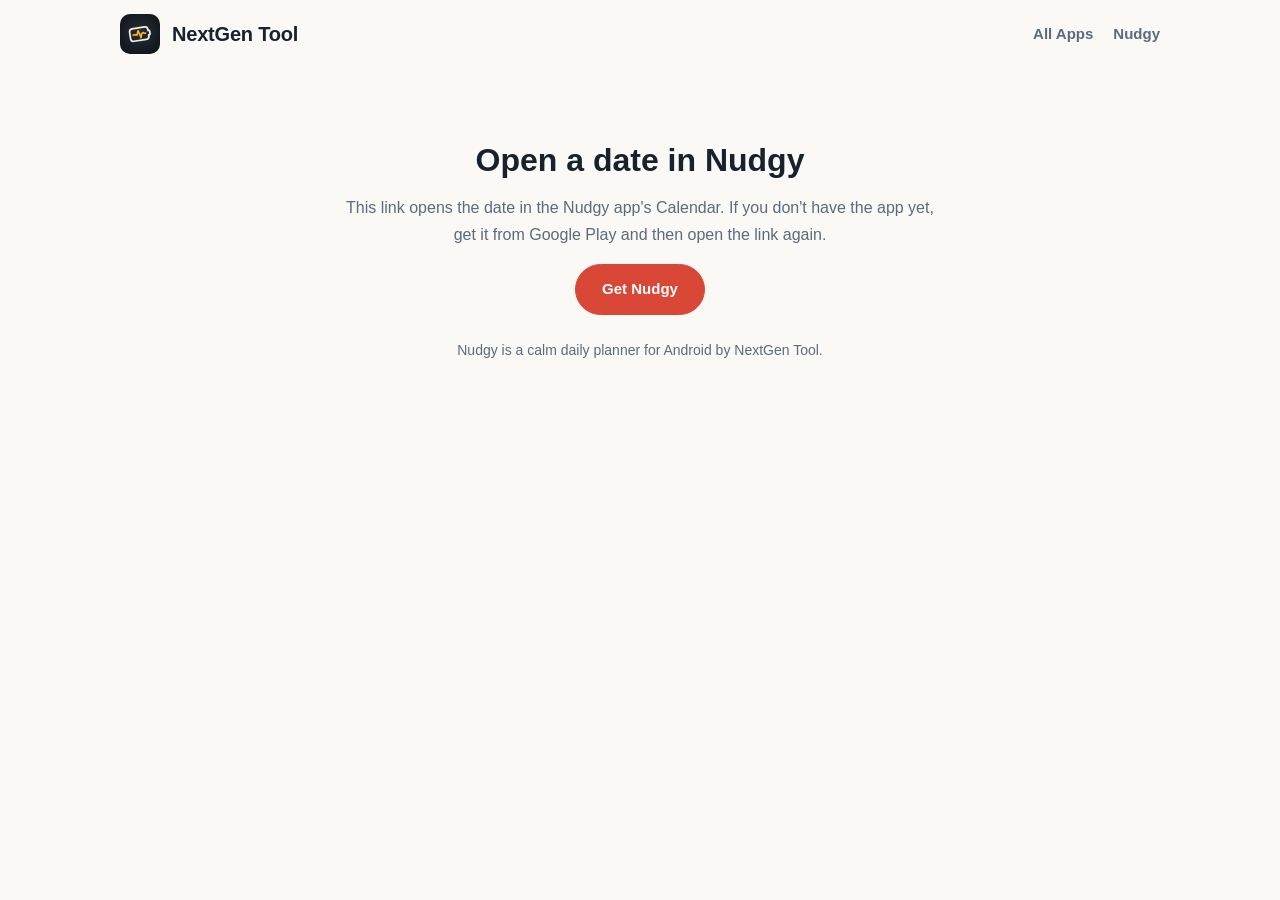
<file: nudgy/date.html>
<!DOCTYPE html>
<html lang="en">
<head>
  <meta charset="UTF-8">
  <meta name="viewport" content="width=device-width, initial-scale=1.0">
  <title>Open a date in Nudgy — NextGen Tool</title>
  <meta name="description" content="Open this date in the Nudgy app, or get Nudgy from Google Play.">
  <meta http-equiv="refresh" content="0; url=/nudgy/date/">
  <link rel="canonical" href="https://tanvir-durlove.github.io/nudgy/date/">
  <script>window.location.replace('/nudgy/date/' + window.location.search);</script>
</head>
<body>
  <p>This page has moved to <a href="/nudgy/date/">nudgy/date/</a>.</p>
</body>
</html>
</file>
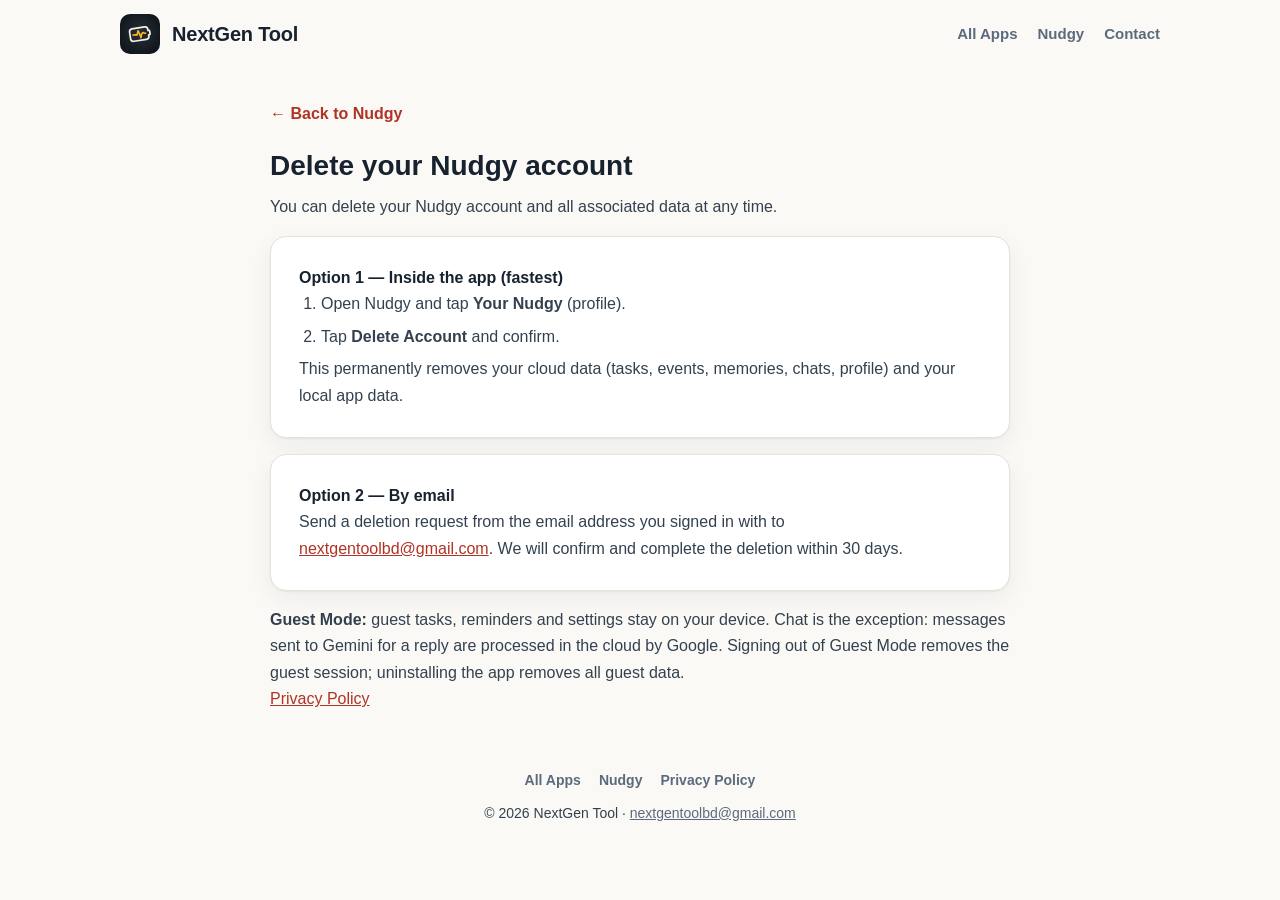
<file: nudgy/delete-account.html>
<!DOCTYPE html>
<html lang="en">
<head>
<meta charset="utf-8">
<meta name="viewport" content="width=device-width, initial-scale=1">
<title>Delete Your Nudgy Account</title>
<meta name="description" content="How to delete your Nudgy account and all associated data, in the app or by email.">
<link rel="icon" type="image/svg+xml" href="/logo.svg">
<link rel="stylesheet" href="/assets/css/main.css">
</head>
<body class="accent-coral">
<header class="site-header">
  <div class="bar">
    <a class="brand" href="/"><img src="/logo.svg" alt="NextGen Tool logo">NextGen Tool</a>
    <nav>
      <a href="/">All Apps</a>
      <a href="/nudgy/">Nudgy</a>
      <a href="mailto:nextgentoolbd@gmail.com">Contact</a>
    </nav>
  </div>
</header>
<div class="legal">
<p><a class="back" href="/nudgy/">&larr; Back to Nudgy</a></p>
<h1>Delete your Nudgy account</h1>
<p>You can delete your Nudgy account and all associated data at any time.</p>

<div class="content-card" style="margin:16px 0">
  <strong>Option 1 — Inside the app (fastest)</strong>
  <ol>
    <li>Open Nudgy and tap <strong>Your Nudgy</strong> (profile).</li>
    <li>Tap <strong>Delete Account</strong> and confirm.</li>
  </ol>
  <p>This permanently removes your cloud data (tasks, events, memories, chats, profile) and your local app data.</p>
</div>

<div class="content-card" style="margin:16px 0">
  <strong>Option 2 — By email</strong>
  <p>Send a deletion request from the email address you signed in with to
  <a href="mailto:nextgentoolbd@gmail.com?subject=Nudgy%20account%20deletion%20request">nextgentoolbd@gmail.com</a>.
  We will confirm and complete the deletion within 30 days.</p>
</div>

<p><strong>Guest Mode:</strong> guest tasks, reminders and settings stay on your device. Chat is the exception: messages sent to Gemini for a reply are processed in the cloud by Google. Signing out of Guest Mode removes the guest session; uninstalling the app removes all guest data.</p>
<p><a href="https://tanvir-durlove.github.io/nudgy/privacy-policy.html">Privacy Policy</a></p>

<footer class="site">
  <div class="links">
    <a href="/">All Apps</a>
    <a href="/nudgy/">Nudgy</a>
    <a href="/nudgy/privacy-policy.html">Privacy Policy</a>
  </div>
  <p>© <span data-year>2026</span> NextGen Tool · <a href="mailto:nextgentoolbd@gmail.com">nextgentoolbd@gmail.com</a></p>
</footer>
</div>
<script src="/assets/js/main.js"></script>
</body>
</html>
</file>
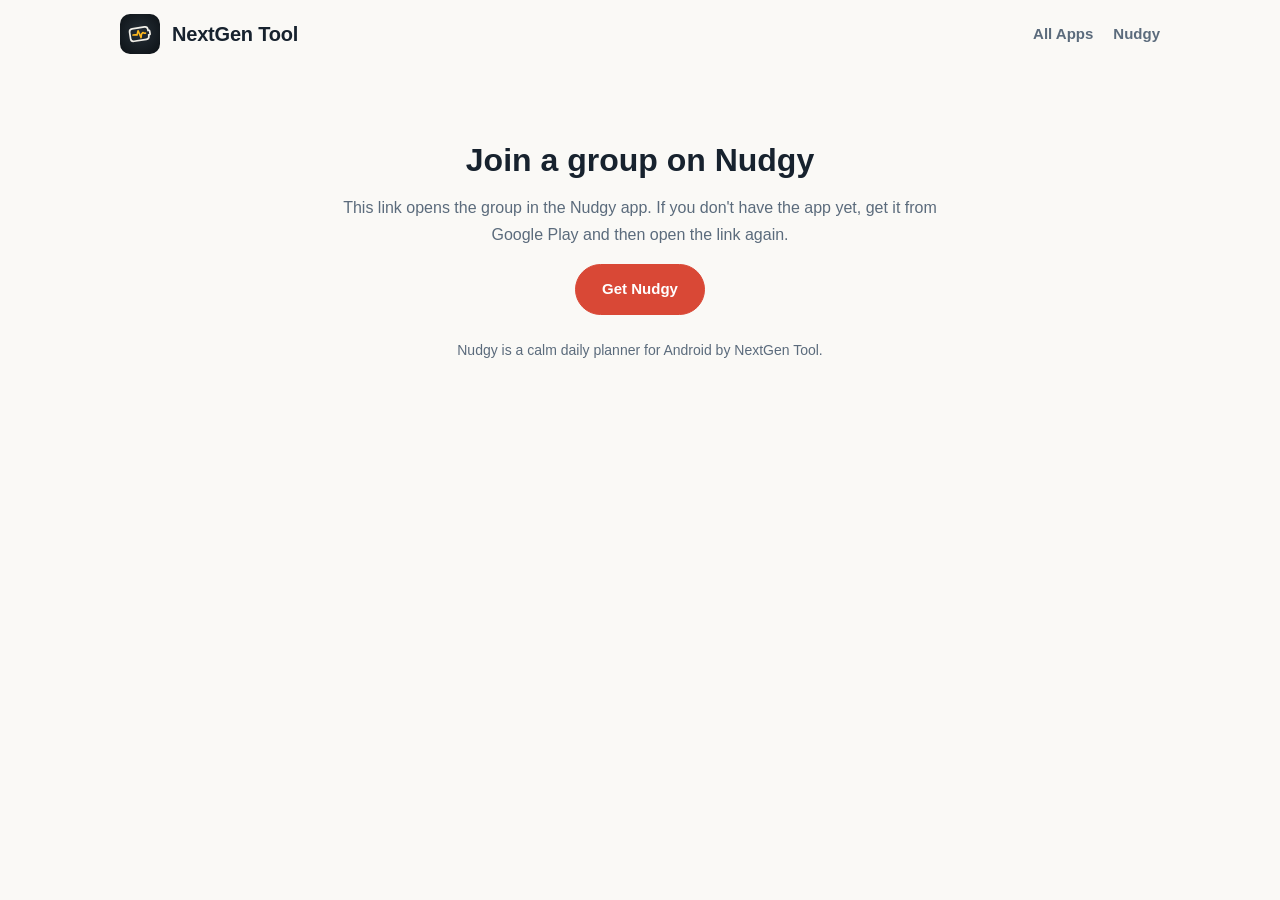
<file: nudgy/join.html>
<!DOCTYPE html>
<html lang="en">
<head>
  <meta charset="UTF-8">
  <meta name="viewport" content="width=device-width, initial-scale=1.0">
  <title>Join a group on Nudgy — NextGen Tool</title>
  <meta name="description" content="Open this group invite in the Nudgy app, or get Nudgy from Google Play.">
  <meta http-equiv="refresh" content="0; url=/nudgy/join/">
  <link rel="canonical" href="https://tanvir-durlove.github.io/nudgy/join/">
  <script>window.location.replace('/nudgy/join/' + window.location.search);</script>
</head>
<body>
  <p>This page has moved to <a href="/nudgy/join/">nudgy/join/</a>.</p>
</body>
</html>
</file>
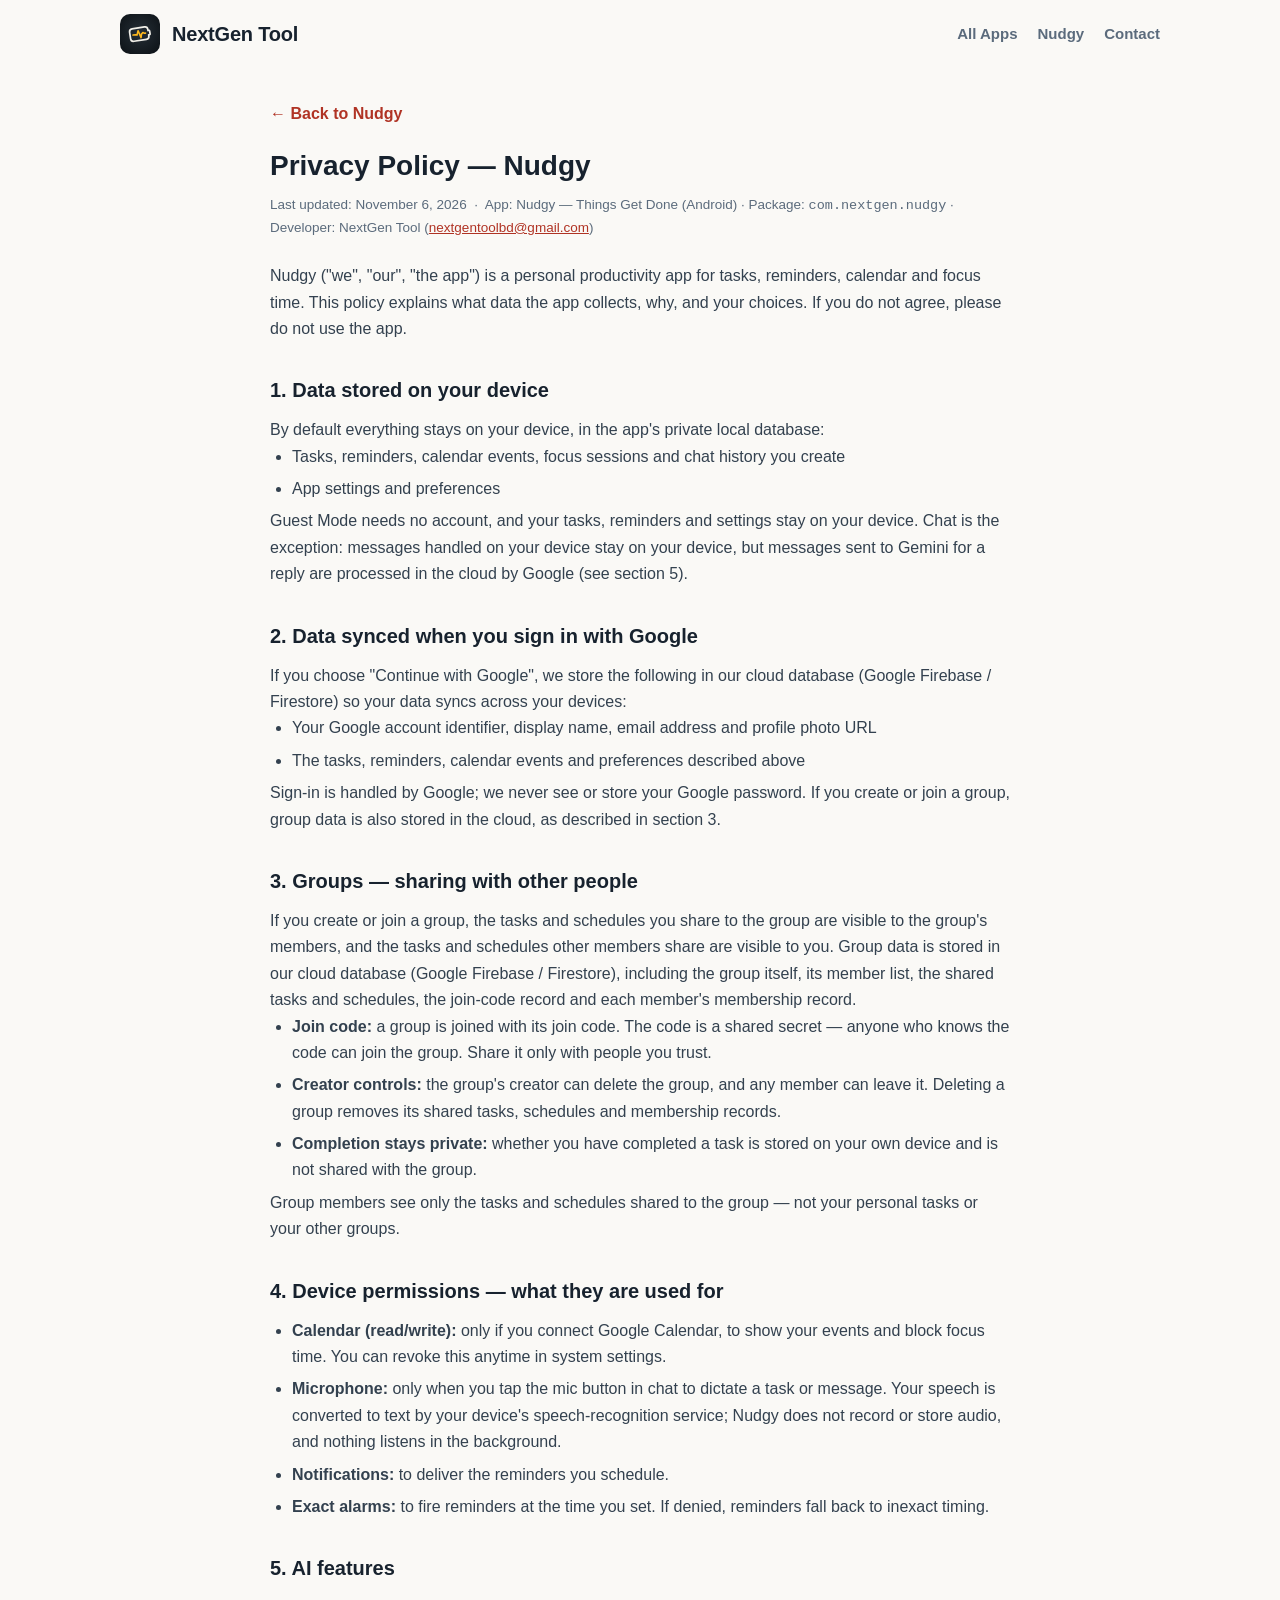
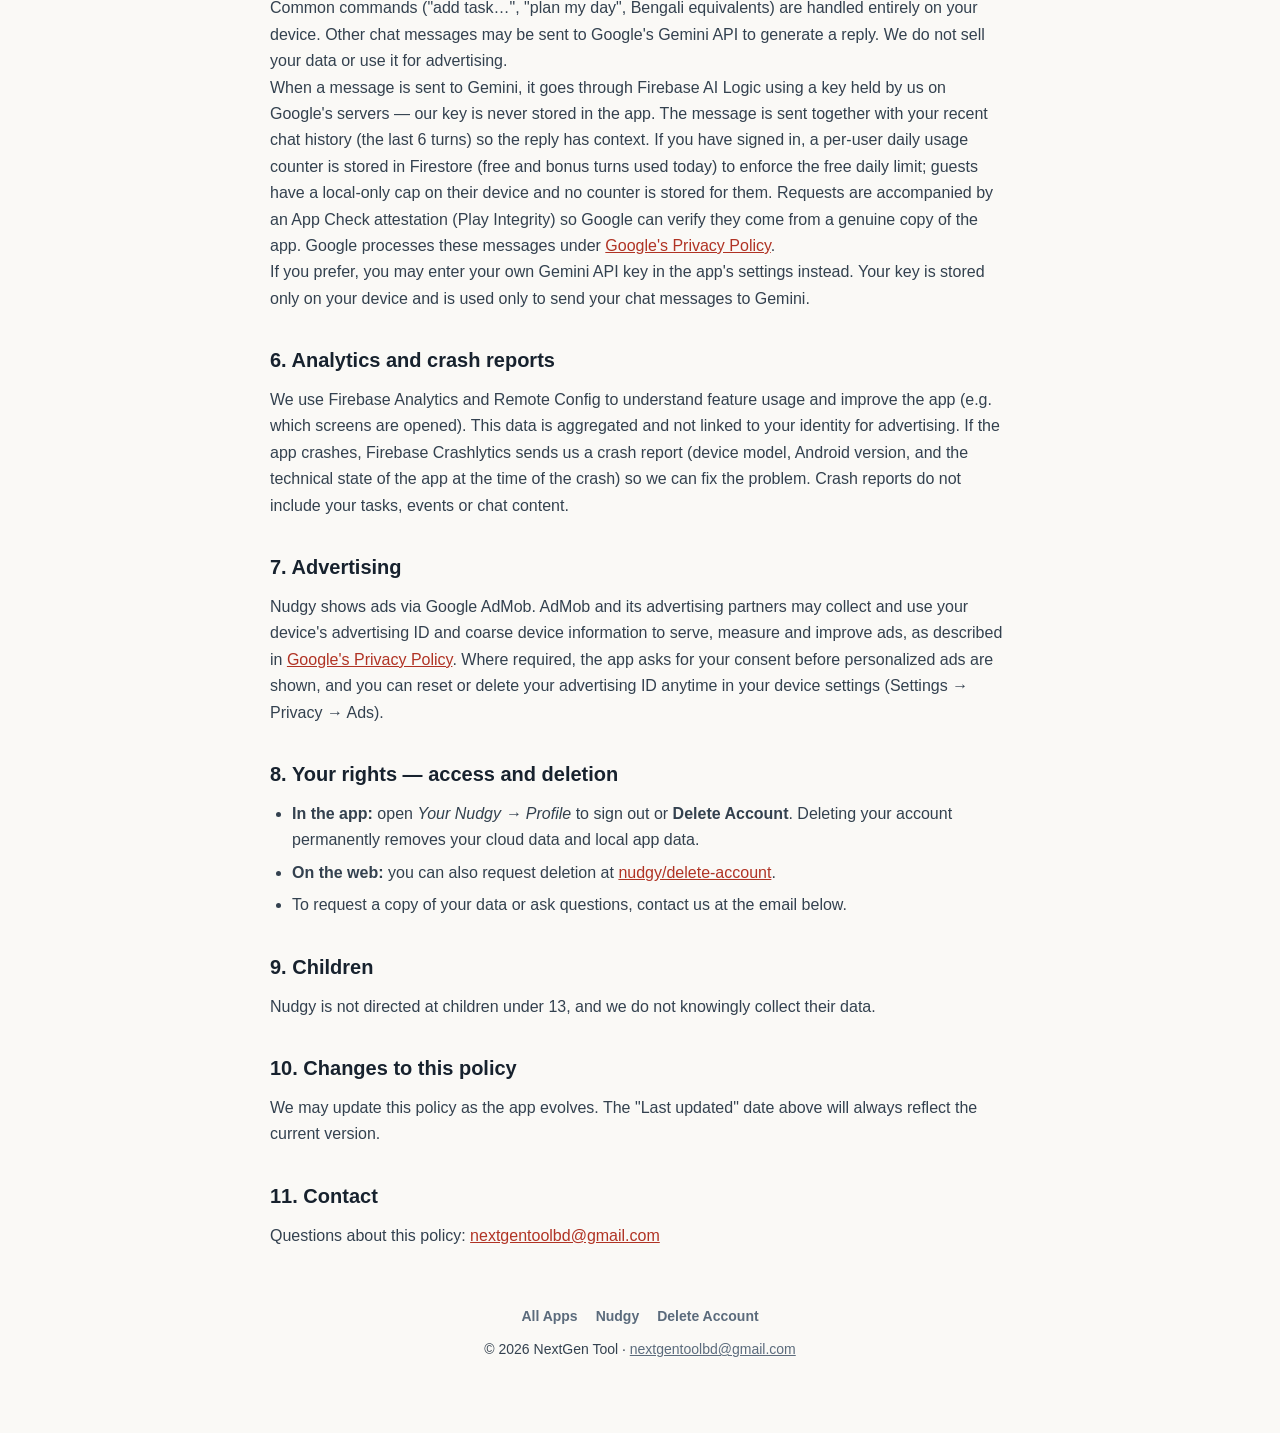
<file: nudgy/privacy-policy.html>
<!DOCTYPE html>
<html lang="en">
<head>
<meta charset="utf-8">
<meta name="viewport" content="width=device-width, initial-scale=1">
<title>Privacy Policy — Nudgy</title>
<meta name="description" content="Privacy Policy for Nudgy, a calm daily planner for Android by NextGen Tool.">
<link rel="icon" type="image/svg+xml" href="/logo.svg">
<link rel="stylesheet" href="/assets/css/main.css">
</head>
<body class="accent-coral">
<header class="site-header">
  <div class="bar">
    <a class="brand" href="/"><img src="/logo.svg" alt="NextGen Tool logo">NextGen Tool</a>
    <nav>
      <a href="/">All Apps</a>
      <a href="/nudgy/">Nudgy</a>
      <a href="mailto:nextgentoolbd@gmail.com">Contact</a>
    </nav>
  </div>
</header>
<div class="legal">
<p><a class="back" href="/nudgy/">&larr; Back to Nudgy</a></p>
<h1>Privacy Policy — Nudgy</h1>
<div class="meta">Last updated: November 6, 2026 &nbsp;·&nbsp; App: Nudgy — Things Get Done (Android) · Package: <code>com.nextgen.nudgy</code> · Developer: NextGen Tool (<a href="mailto:nextgentoolbd@gmail.com">nextgentoolbd@gmail.com</a>)</div>

<p>Nudgy ("we", "our", "the app") is a personal productivity app for tasks, reminders, calendar and focus time.
This policy explains what data the app collects, why, and your choices. If you do not agree, please do not use the app.</p>

<h2>1. Data stored on your device</h2>
<p>By default everything stays on your device, in the app's private local database:</p>
<ul>
  <li>Tasks, reminders, calendar events, focus sessions and chat history you create</li>
  <li>App settings and preferences</li>
</ul>
<p>Guest Mode needs no account, and your tasks, reminders and settings stay on your device.
Chat is the exception: messages handled on your device stay on your device, but messages sent to Gemini
for a reply are processed in the cloud by Google (see section 5).</p>

<h2>2. Data synced when you sign in with Google</h2>
<p>If you choose "Continue with Google", we store the following in our cloud database (Google Firebase / Firestore) so your data syncs across your devices:</p>
<ul>
  <li>Your Google account identifier, display name, email address and profile photo URL</li>
  <li>The tasks, reminders, calendar events and preferences described above</li>
</ul>
<p>Sign-in is handled by Google; we never see or store your Google password.
If you create or join a group, group data is also stored in the cloud, as described in section 3.</p>

<h2>3. Groups — sharing with other people</h2>
<p>If you create or join a group, the tasks and schedules you share to the group are visible to the group's members,
and the tasks and schedules other members share are visible to you.
Group data is stored in our cloud database (Google Firebase / Firestore), including the group itself, its member list,
the shared tasks and schedules, the join-code record and each member's membership record.</p>
<ul>
  <li><strong>Join code:</strong> a group is joined with its join code. The code is a shared secret — anyone who knows
  the code can join the group. Share it only with people you trust.</li>
  <li><strong>Creator controls:</strong> the group's creator can delete the group, and any member can leave it.
  Deleting a group removes its shared tasks, schedules and membership records.</li>
  <li><strong>Completion stays private:</strong> whether you have completed a task is stored on your own device
  and is not shared with the group.</li>
</ul>
<p>Group members see only the tasks and schedules shared to the group — not your personal tasks or your other groups.</p>

<h2>4. Device permissions — what they are used for</h2>
<ul>
  <li><strong>Calendar (read/write):</strong> only if you connect Google Calendar, to show your events and block focus time. You can revoke this anytime in system settings.</li>
  <li><strong>Microphone:</strong> only when you tap the mic button in chat to dictate a task or message. Your speech is converted to text by your device's speech-recognition service; Nudgy does not record or store audio, and nothing listens in the background.</li>
  <li><strong>Notifications:</strong> to deliver the reminders you schedule.</li>
  <li><strong>Exact alarms:</strong> to fire reminders at the time you set. If denied, reminders fall back to inexact timing.</li>
</ul>

<h2>5. AI features</h2>
<p>Common commands ("add task…", "plan my day", Bengali equivalents) are handled entirely on your device.
Other chat messages may be sent to Google's Gemini API to generate a reply. We do not sell your data or use it for advertising.</p>
<p>When a message is sent to Gemini, it goes through Firebase AI Logic using a key held by us on Google's servers —
our key is never stored in the app. The message is sent together with your recent chat history (the last 6 turns)
so the reply has context. If you have signed in, a per-user daily usage counter is stored in Firestore
(free and bonus turns used today) to enforce the free daily limit; guests have a local-only cap on their device
and no counter is stored for them. Requests are accompanied by an App Check attestation (Play Integrity)
so Google can verify they come from a genuine copy of the app. Google processes these messages under
<a href="https://policies.google.com/privacy">Google's Privacy Policy</a>.</p>
<p>If you prefer, you may enter your own Gemini API key in the app's settings instead. Your key is stored only
on your device and is used only to send your chat messages to Gemini.</p>

<h2>6. Analytics and crash reports</h2>
<p>We use Firebase Analytics and Remote Config to understand feature usage and improve the app (e.g. which screens are opened). This data is aggregated and not linked to your identity for advertising.
If the app crashes, Firebase Crashlytics sends us a crash report (device model, Android version, and the technical state of the app at the time of the crash) so we can fix the problem. Crash reports do not include your tasks, events or chat content.</p>

<h2>7. Advertising</h2>
<p>Nudgy shows ads via Google AdMob. AdMob and its advertising partners may collect and use your device's advertising ID and coarse device information to serve, measure and improve ads, as described in <a href="https://policies.google.com/privacy">Google's Privacy Policy</a>. Where required, the app asks for your consent before personalized ads are shown, and you can reset or delete your advertising ID anytime in your device settings (Settings → Privacy → Ads).</p>

<h2>8. Your rights — access and deletion</h2>
<ul>
  <li><strong>In the app:</strong> open <em>Your Nudgy → Profile</em> to sign out or <strong>Delete Account</strong>. Deleting your account permanently removes your cloud data and local app data.</li>
  <li><strong>On the web:</strong> you can also request deletion at <a href="https://tanvir-durlove.github.io/nudgy/delete-account.html">nudgy/delete-account</a>.</li>
  <li>To request a copy of your data or ask questions, contact us at the email below.</li>
</ul>

<h2>9. Children</h2>
<p>Nudgy is not directed at children under 13, and we do not knowingly collect their data.</p>

<h2>10. Changes to this policy</h2>
<p>We may update this policy as the app evolves. The "Last updated" date above will always reflect the current version.</p>

<h2>11. Contact</h2>
<p>Questions about this policy: <a href="mailto:nextgentoolbd@gmail.com">nextgentoolbd@gmail.com</a></p>

<footer class="site">
  <div class="links">
    <a href="/">All Apps</a>
    <a href="/nudgy/">Nudgy</a>
    <a href="/nudgy/delete-account.html">Delete Account</a>
  </div>
  <p>© <span data-year>2026</span> NextGen Tool · <a href="mailto:nextgentoolbd@gmail.com">nextgentoolbd@gmail.com</a></p>
</footer>
</div>
<script src="/assets/js/main.js"></script>
</body>
</html>
</file>
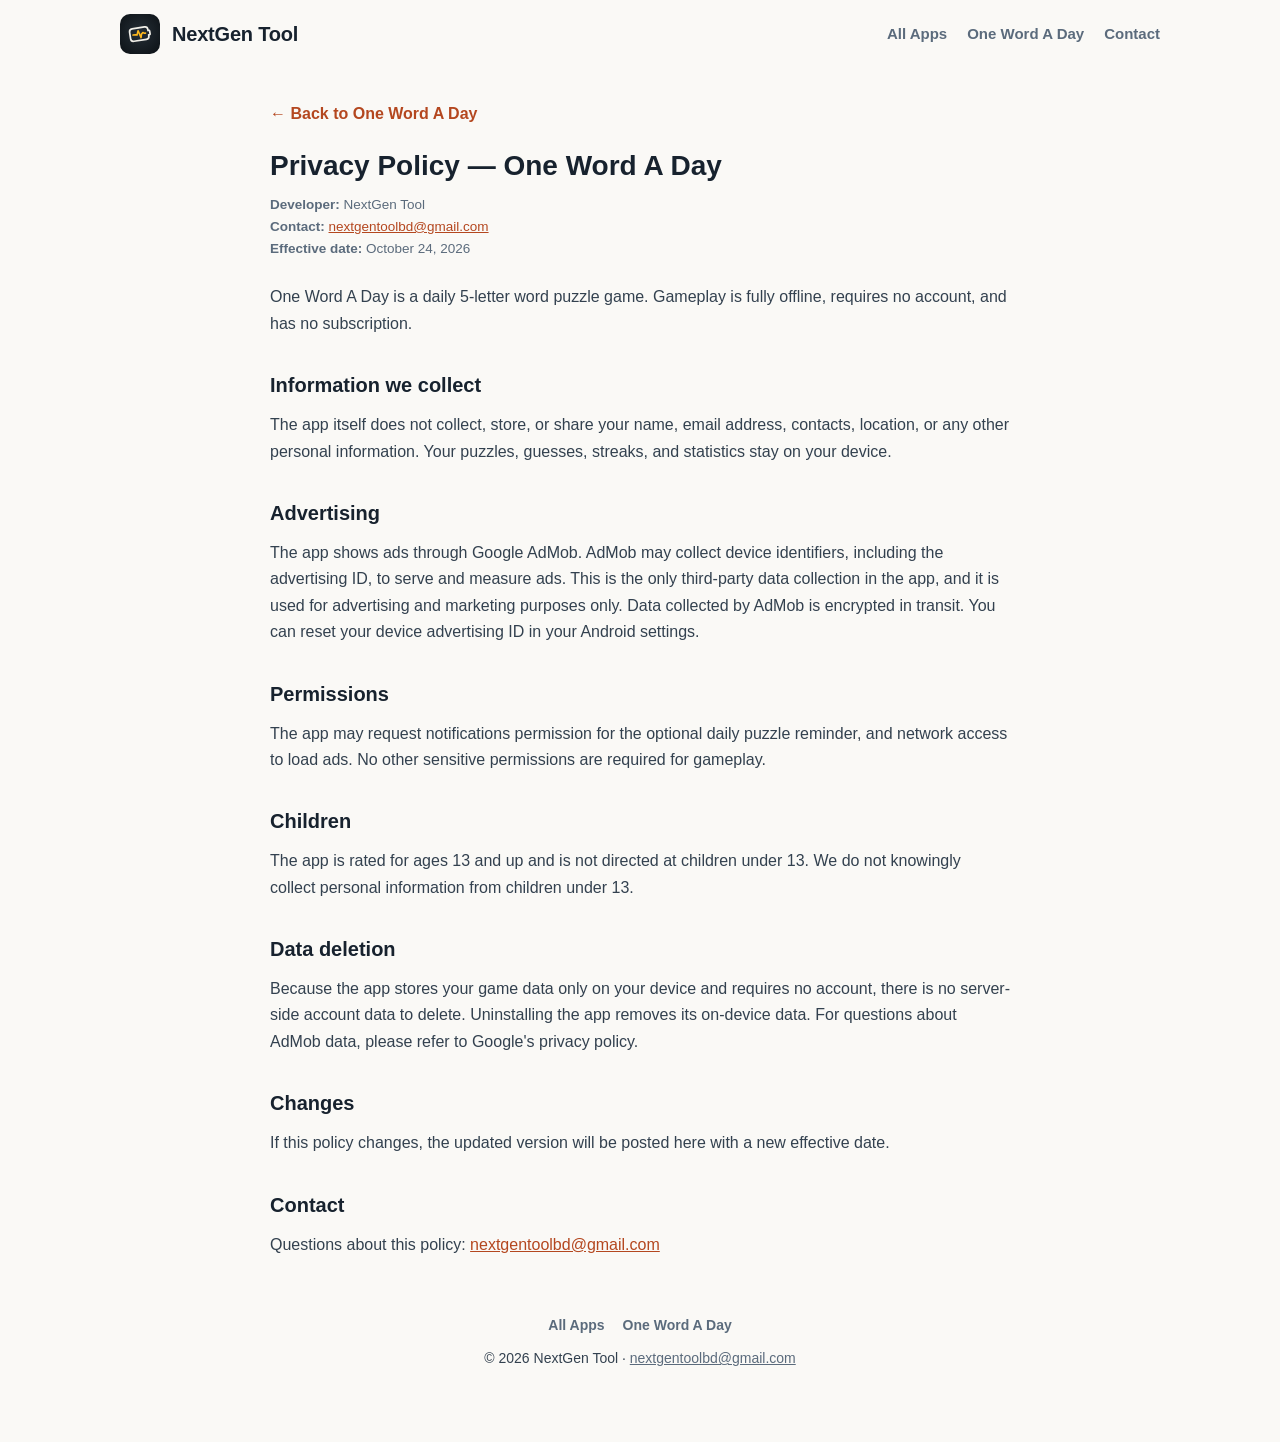
<file: one-word-a-day/privacy-policy.html>
<!DOCTYPE html>
<html lang="en">
<head>
<meta charset="utf-8">
<meta name="viewport" content="width=device-width, initial-scale=1">
<title>Privacy Policy — One Word A Day</title>
<meta name="description" content="Privacy Policy for One Word A Day, a daily 5-letter word puzzle game for Android by NextGen Tool.">
<link rel="icon" type="image/svg+xml" href="/logo.svg">
<link rel="stylesheet" href="/assets/css/main.css">
</head>
<body class="accent-orange">
<header class="site-header">
  <div class="bar">
    <a class="brand" href="/"><img src="/logo.svg" alt="NextGen Tool logo">NextGen Tool</a>
    <nav>
      <a href="/">All Apps</a>
      <a href="/one-word-a-day/">One Word A Day</a>
      <a href="mailto:nextgentoolbd@gmail.com">Contact</a>
    </nav>
  </div>
</header>
<div class="legal">
<p><a class="back" href="/one-word-a-day/">&larr; Back to One Word A Day</a></p>
<h1>Privacy Policy — One Word A Day</h1>
<div class="meta"><strong>Developer:</strong> NextGen Tool<br>
<strong>Contact:</strong> <a href="mailto:nextgentoolbd@gmail.com">nextgentoolbd@gmail.com</a><br>
<strong>Effective date:</strong> October 24, 2026</div>

<p>One Word A Day is a daily 5-letter word puzzle game. Gameplay is fully offline, requires no account, and has no subscription.</p>

<h2>Information we collect</h2>
<p>The app itself does not collect, store, or share your name, email address, contacts, location, or any other personal information. Your puzzles, guesses, streaks, and statistics stay on your device.</p>

<h2>Advertising</h2>
<p>The app shows ads through Google AdMob. AdMob may collect device identifiers, including the advertising ID, to serve and measure ads. This is the only third-party data collection in the app, and it is used for advertising and marketing purposes only. Data collected by AdMob is encrypted in transit. You can reset your device advertising ID in your Android settings.</p>

<h2>Permissions</h2>
<p>The app may request notifications permission for the optional daily puzzle reminder, and network access to load ads. No other sensitive permissions are required for gameplay.</p>

<h2>Children</h2>
<p>The app is rated for ages 13 and up and is not directed at children under 13. We do not knowingly collect personal information from children under 13.</p>

<h2>Data deletion</h2>
<p>Because the app stores your game data only on your device and requires no account, there is no server-side account data to delete. Uninstalling the app removes its on-device data. For questions about AdMob data, please refer to Google's privacy policy.</p>

<h2>Changes</h2>
<p>If this policy changes, the updated version will be posted here with a new effective date.</p>

<h2>Contact</h2>
<p>Questions about this policy: <a href="mailto:nextgentoolbd@gmail.com">nextgentoolbd@gmail.com</a></p>

<footer class="site">
  <div class="links">
    <a href="/">All Apps</a>
    <a href="/one-word-a-day/">One Word A Day</a>
  </div>
  <p>© <span data-year>2026</span> NextGen Tool · <a href="mailto:nextgentoolbd@gmail.com">nextgentoolbd@gmail.com</a></p>
</footer>
</div>
<script src="/assets/js/main.js"></script>
</body>
</html>
</file>
<file: assets/css/main.css>
/* NextGen Tool — shared light-only design system. No dark theme. */
:root {
  --bg: #FAF9F6;
  --surface: #FFFFFF;
  --surface2: #F2F0EA;
  --border: #E7E1D6;
  --text: #17222E;
  --muted: #5B6B7C;
  --accent: #1C7A46;
  --accent-ink: #145C35;
  --accent-soft: #E3F1E8;
  --accent-border: #BFDCC9;
  --gold: #A8760F;
  --gold-soft: #FBF3DF;
  --shadow: 0 1px 2px rgba(23, 34, 46, .05), 0 8px 24px rgba(23, 34, 46, .06);
  --shadow-lg: 0 2px 4px rgba(23, 34, 46, .06), 0 16px 40px rgba(23, 34, 46, .10);
  --radius: 20px;
}
.accent-coral { --accent: #D94836; --accent-ink: #B03324; --accent-soft: #FDECE9; --accent-border: #F6C7BF; }
.accent-orange { --accent: #DE5A2B; --accent-ink: #B4471F; --accent-soft: #FDEEE7; --accent-border: #F6CDBD; }
.accent-green { --accent: #1C7A46; --accent-ink: #145C35; --accent-soft: #E3F1E8; --accent-border: #BFDCC9; }

* { box-sizing: border-box; margin: 0; padding: 0; }
html { scroll-behavior: smooth; }
body {
  font-family: -apple-system, BlinkMacSystemFont, "Segoe UI", Roboto, Helvetica, Arial, sans-serif;
  background: var(--bg); color: var(--text); line-height: 1.65;
  -webkit-font-smoothing: antialiased;
}
a { color: var(--accent-ink); }
img, video { max-width: 100%; }
.container { max-width: 1080px; margin: 0 auto; padding: 0 20px 72px; }

/* Header */
.site-header {
  position: sticky; top: 0; z-index: 50;
  background: rgba(250, 249, 246, .88);
  backdrop-filter: blur(12px); -webkit-backdrop-filter: blur(12px);
  border-bottom: 1px solid transparent;
  transition: border-color .2s ease, box-shadow .2s ease;
}
.site-header.scrolled { border-bottom-color: var(--border); box-shadow: 0 4px 16px rgba(23, 34, 46, .05); }
.site-header .bar { max-width: 1080px; margin: 0 auto; padding: 14px 20px; display: flex; align-items: center; gap: 12px; }
.brand { display: flex; align-items: center; gap: 12px; text-decoration: none; color: var(--text); font-weight: 800; font-size: 20px; letter-spacing: -.2px; }
.brand img { width: 40px; height: 40px; border-radius: 10px; display: block; }
.site-header nav { margin-left: auto; display: flex; gap: 20px; align-items: center; }
.site-header nav a { color: var(--muted); text-decoration: none; font-size: 15px; font-weight: 600; }
.site-header nav a:hover { color: var(--text); }

/* Hero */
.hero { text-align: center; padding: 64px 20px 44px; }
.hero h1 { font-size: clamp(36px, 6vw, 54px); line-height: 1.1; letter-spacing: -1.2px; margin-bottom: 16px; }
.hero h1 .g { color: var(--accent); }
.hero h1 .c { color: #D94836; }
.hero p.lede { color: var(--muted); font-size: 18px; max-width: 640px; margin: 0 auto 24px; }
.hero-actions { display: flex; gap: 12px; justify-content: center; flex-wrap: wrap; }
.eyebrow { display: inline-block; font-size: 13px; font-weight: 700; letter-spacing: 1.2px; text-transform: uppercase; color: var(--accent-ink); background: var(--accent-soft); border: 1px solid var(--accent-border); border-radius: 999px; padding: 5px 14px; margin-bottom: 18px; }

.app-hero {
  background: linear-gradient(135deg, var(--accent-soft) 0%, #FFFFFF 68%);
  border: 1px solid var(--border); border-radius: 24px;
  padding: 48px 28px; margin: 20px 0 8px; text-align: center;
}
.app-hero img.app-icon { width: 96px; height: 96px; border-radius: 22px; margin-bottom: 18px; box-shadow: var(--shadow); }
.app-hero h1 { font-size: clamp(32px, 5vw, 42px); letter-spacing: -.6px; margin-bottom: 8px; }
.app-hero p.tag { color: var(--gold); font-size: 18px; font-weight: 700; margin-bottom: 12px; }
.app-hero p.desc { color: var(--muted); max-width: 640px; margin: 0 auto 22px; font-size: 17px; }
.app-hero .store-note { font-size: 13.5px; color: var(--muted); margin-top: 16px; }

/* Pills + buttons */
.pill { display: inline-block; font-size: 11.5px; font-weight: 700; letter-spacing: .5px; border-radius: 999px; padding: 5px 12px; border: 1px solid; white-space: nowrap; }
.pill.green { color: var(--accent-ink); border-color: var(--accent); background: var(--accent-soft); }
.pill.coral { color: #B03324; border-color: #D94836; background: #FDECE9; }
.pill.orange { color: #B4471F; border-color: #DE5A2B; background: #FDEEE7; }
.btn { display: inline-block; background: var(--accent); color: #fff; text-decoration: none; font-weight: 700; font-size: 15px; padding: 12px 26px; border-radius: 999px; border: 1px solid var(--accent); transition: transform .15s ease, box-shadow .15s ease; }
.btn:hover { transform: translateY(-2px); box-shadow: var(--shadow); }
.btn.ghost { background: transparent; color: var(--accent-ink); }
.btn.ghost:hover { background: var(--accent-soft); }

/* Sections */
h2.section { font-size: 26px; letter-spacing: -.3px; margin: 48px 0 18px; }
.apps { display: grid; grid-template-columns: repeat(auto-fit, minmax(300px, 1fr)); gap: 18px; }
.app-card {
  background: var(--surface); border: 1px solid var(--border); border-radius: var(--radius);
  padding: 28px; text-decoration: none; color: var(--text); display: block;
  box-shadow: var(--shadow);
  transition: transform .18s ease, box-shadow .18s ease, border-color .18s ease;
}
.app-card:hover { transform: translateY(-4px); box-shadow: var(--shadow-lg); border-color: var(--accent-border); }
.card-top { display: flex; align-items: flex-start; justify-content: space-between; gap: 12px; margin-bottom: 16px; }
.app-card img.logo { width: 72px; height: 72px; border-radius: 17px; display: block; box-shadow: var(--shadow); }
.app-card h3 { font-size: 21px; margin-bottom: 4px; }
.app-card p.tag { color: var(--gold); font-size: 14.5px; font-weight: 700; margin-bottom: 8px; }
.app-card p.desc { font-size: 14.5px; color: var(--muted); margin-bottom: 16px; }
.app-card .link { font-weight: 700; font-size: 15px; color: var(--accent-ink); }

.wordmark {
  width: 72px; height: 72px; border-radius: 17px; display: flex; align-items: center; justify-content: center;
  background: #DE5A2B; color: #FFF6EC; font-size: 44px; font-weight: 800; box-shadow: var(--shadow);
}
.wordmark.lg { width: 96px; height: 96px; font-size: 58px; border-radius: 22px; margin-bottom: 18px; }

.principles { display: grid; grid-template-columns: repeat(auto-fit, minmax(260px, 1fr)); gap: 14px; }
.principle { background: var(--surface); border: 1px solid var(--border); border-radius: 16px; padding: 22px; box-shadow: var(--shadow); }
.principle h3 { font-size: 16.5px; margin-bottom: 6px; }
.principle p { font-size: 14.5px; color: var(--muted); }

.grid { display: grid; grid-template-columns: repeat(auto-fit, minmax(215px, 1fr)); gap: 14px; }
.card { background: var(--surface); border: 1px solid var(--border); border-radius: 16px; padding: 22px; box-shadow: var(--shadow); }
.card h3 { font-size: 16.5px; margin-bottom: 6px; }
.card p { font-size: 14.5px; color: var(--muted); }

/* Word tiles (One Word A Day visual) */
.tiles { display: flex; gap: 10px; justify-content: center; margin: 6px 0 20px; }
.tiles span {
  width: 56px; height: 56px; border-radius: 12px; display: flex; align-items: center; justify-content: center;
  font-size: 30px; font-weight: 800; background: var(--surface); border: 2px solid var(--border); color: var(--text);
}
.tiles span.hit { background: #DE5A2B; border-color: #DE5A2B; color: #FFF6EC; }
.tiles span.close { background: #F2C14E; border-color: #F2C14E; color: #5C3D00; }

/* Screenshots carousel */
.shots-wrap { position: relative; }
.shots { display: flex; gap: 12px; overflow-x: auto; padding: 4px 4px 12px; scroll-snap-type: x mandatory; scrollbar-width: thin; }
.shots img { height: 420px; width: auto; border-radius: 14px; border: 1px solid var(--border); flex-shrink: 0; scroll-snap-align: start; background: #fff; box-shadow: var(--shadow); }
.shot-nav { display: flex; gap: 10px; margin-top: 4px; }
.shot-nav button {
  width: 40px; height: 40px; border-radius: 50%; border: 1px solid var(--border); background: var(--surface);
  font-size: 18px; cursor: pointer; color: var(--text); box-shadow: var(--shadow);
}
.shot-nav button:hover { border-color: var(--accent); color: var(--accent-ink); }

video.promo { width: 100%; border-radius: 16px; border: 1px solid var(--border); background: #000; box-shadow: var(--shadow); }

.privacy-strip { background: var(--surface); border: 1px solid var(--border); border-radius: 16px; padding: 24px; margin-top: 30px; display: flex; gap: 16px; align-items: center; flex-wrap: wrap; box-shadow: var(--shadow); }
.privacy-strip .btn { margin-left: auto; }
.privacy-strip .btns { margin-left: auto; display: flex; gap: 10px; flex-wrap: wrap; }

/* 3D tilt */
[data-tilt] { transform-style: preserve-3d; will-change: transform; transition: transform .25s ease; }

/* Scroll reveal */
.reveal { opacity: 0; transform: translateY(18px); transition: opacity .6s ease, transform .6s ease; }
.reveal.in { opacity: 1; transform: translateY(0); }

/* Legal pages */
.legal { max-width: 780px; margin: 0 auto; padding: 32px 20px 72px; }
.legal h1 { font-size: 28px; margin-bottom: 4px; }
.legal h2 { font-size: 20px; margin-top: 32px; margin-bottom: 10px; }
.legal p, .legal li { color: #33414F; }
.legal ul, .legal ol { padding-left: 22px; }
.legal li { margin-bottom: 6px; }
.legal .meta { color: var(--muted); font-size: 13.5px; margin-bottom: 24px; }
.legal .badge { display: inline-block; font-size: 12.5px; font-weight: 700; color: var(--accent-ink); background: var(--accent-soft); border: 1px solid var(--accent-border); border-radius: 999px; padding: 4px 12px; margin-bottom: 12px; }
.legal table { width: 100%; border-collapse: collapse; margin: 14px 0; font-size: 14px; background: var(--surface); border-radius: 12px; overflow: hidden; }
.legal th, .legal td { border: 1px solid var(--border); padding: 10px 12px; text-align: left; vertical-align: top; }
.legal th { background: var(--surface2); }
.legal .content-card { background: var(--surface); border: 1px solid var(--border); border-radius: 16px; padding: 28px; box-shadow: var(--shadow); }
.legal .highlight-box { background: var(--accent-soft); border: 1px solid var(--accent-border); border-radius: 12px; padding: 16px 18px; margin: 16px 0; }
.tab-nav { display: flex; gap: 8px; margin: 18px 0 20px; }
.tab-btn { border: 1px solid var(--border); background: var(--surface); color: var(--text); font-weight: 700; font-size: 14px; padding: 9px 18px; border-radius: 999px; cursor: pointer; }
.tab-btn.active { background: var(--accent); border-color: var(--accent); color: #fff; }
.tab-content { display: none; }
.tab-content.active { display: block; }
.legal .back { display: inline-block; margin-bottom: 16px; text-decoration: none; font-weight: 600; }

/* Join page */
.join { max-width: 640px; margin: 0 auto; padding: 72px 20px; text-align: center; }
.join h1 { font-size: 32px; line-height: 1.2; margin-bottom: 16px; }
.join p { color: var(--muted); margin-bottom: 16px; }
.join .code { display: none; background: var(--surface); border: 1px solid var(--border); border-radius: 12px; padding: 12px 16px; margin: 24px 0; font-size: 18px; letter-spacing: 2px; box-shadow: var(--shadow); }
.join .note { font-size: 14px; margin-top: 24px; }

/* Footer */
footer.site { margin-top: 56px; color: var(--muted); font-size: 14px; text-align: center; }
footer.site a { color: var(--muted); }
footer.site .links { display: flex; gap: 18px; justify-content: center; flex-wrap: wrap; margin-bottom: 10px; }
footer.site .links a { text-decoration: none; font-weight: 600; }
footer.site .links a:hover { color: var(--text); }

@media (max-width: 640px) {
  .hero { padding: 44px 16px 32px; }
  .app-hero { padding: 36px 18px; }
  .shots img { height: 340px; }
  .site-header nav a:not(:last-child) { display: none; }
  .tiles span { width: 46px; height: 46px; font-size: 24px; }
}

@media (prefers-reduced-motion: reduce) {
  html { scroll-behavior: auto; }
  .reveal { opacity: 1; transform: none; transition: none; }
  [data-tilt] { transition: none; }
  .btn, .app-card { transition: none; }
}
</file>
